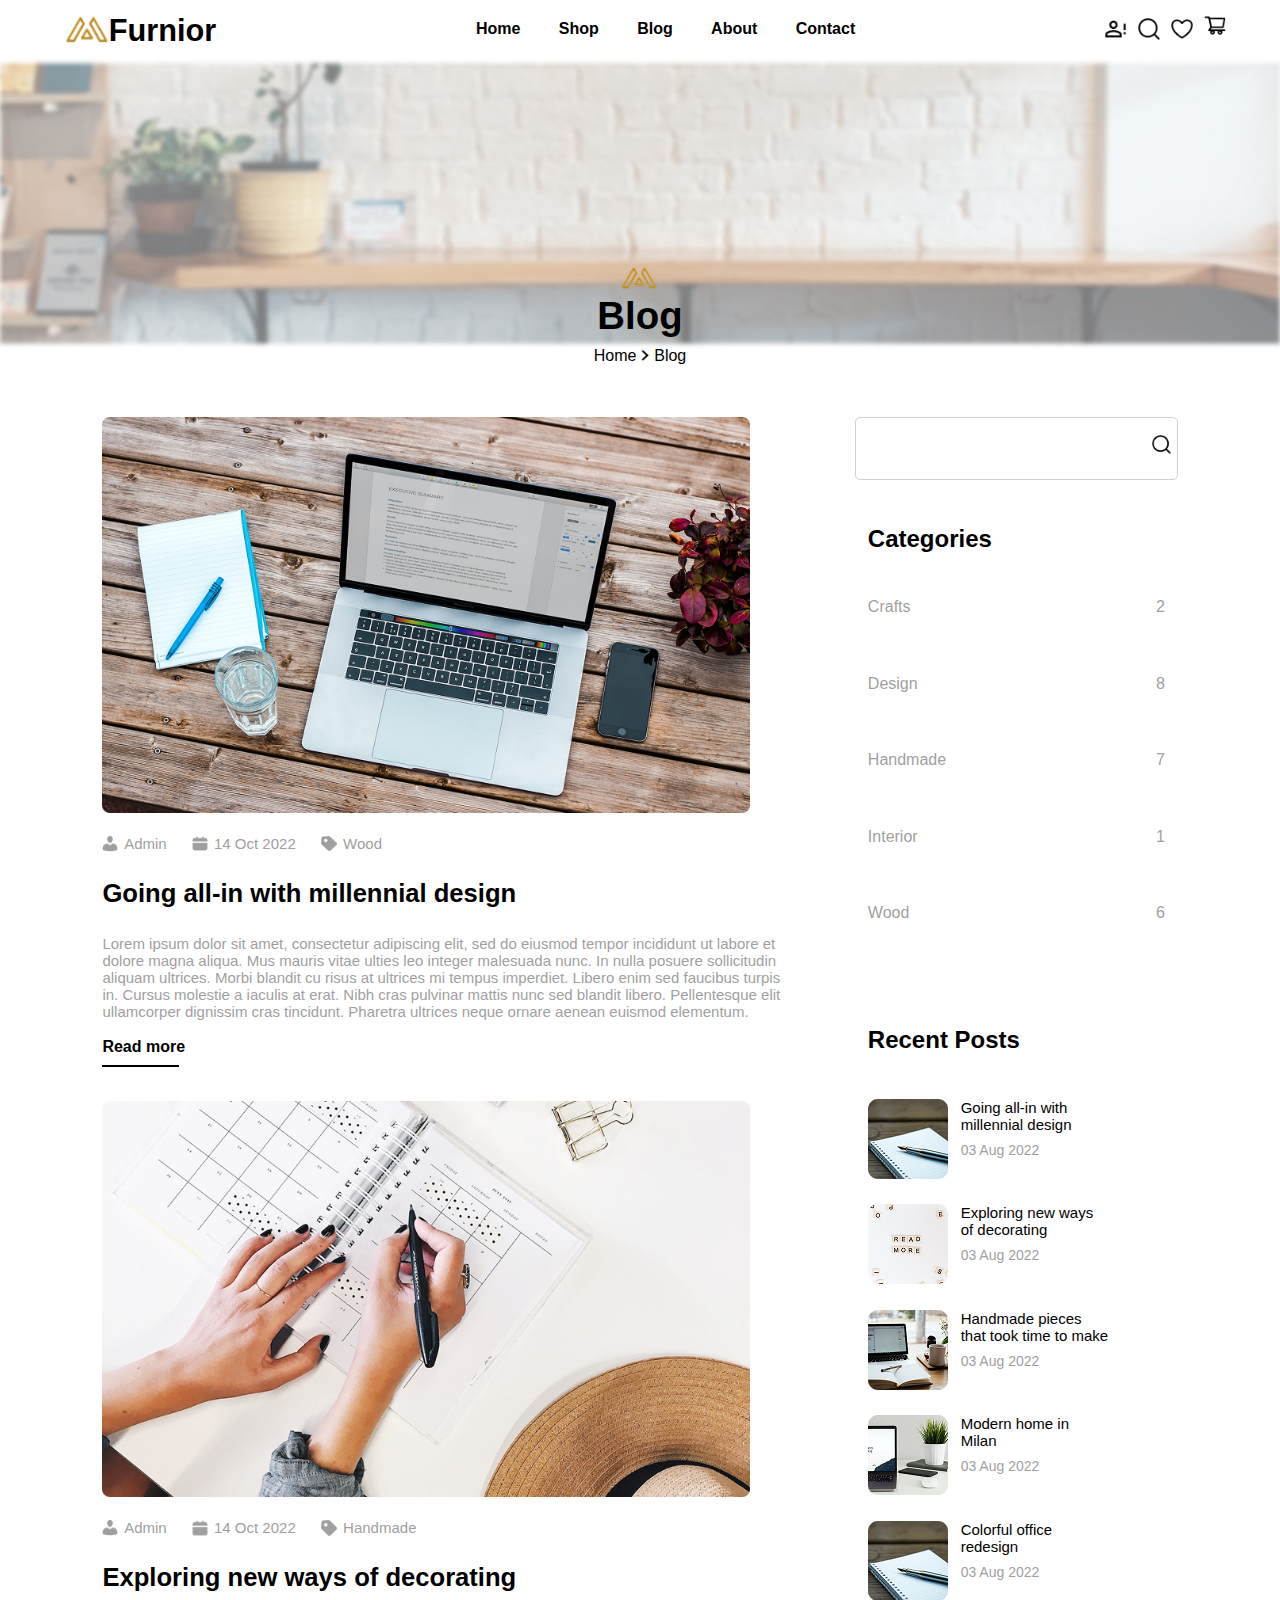
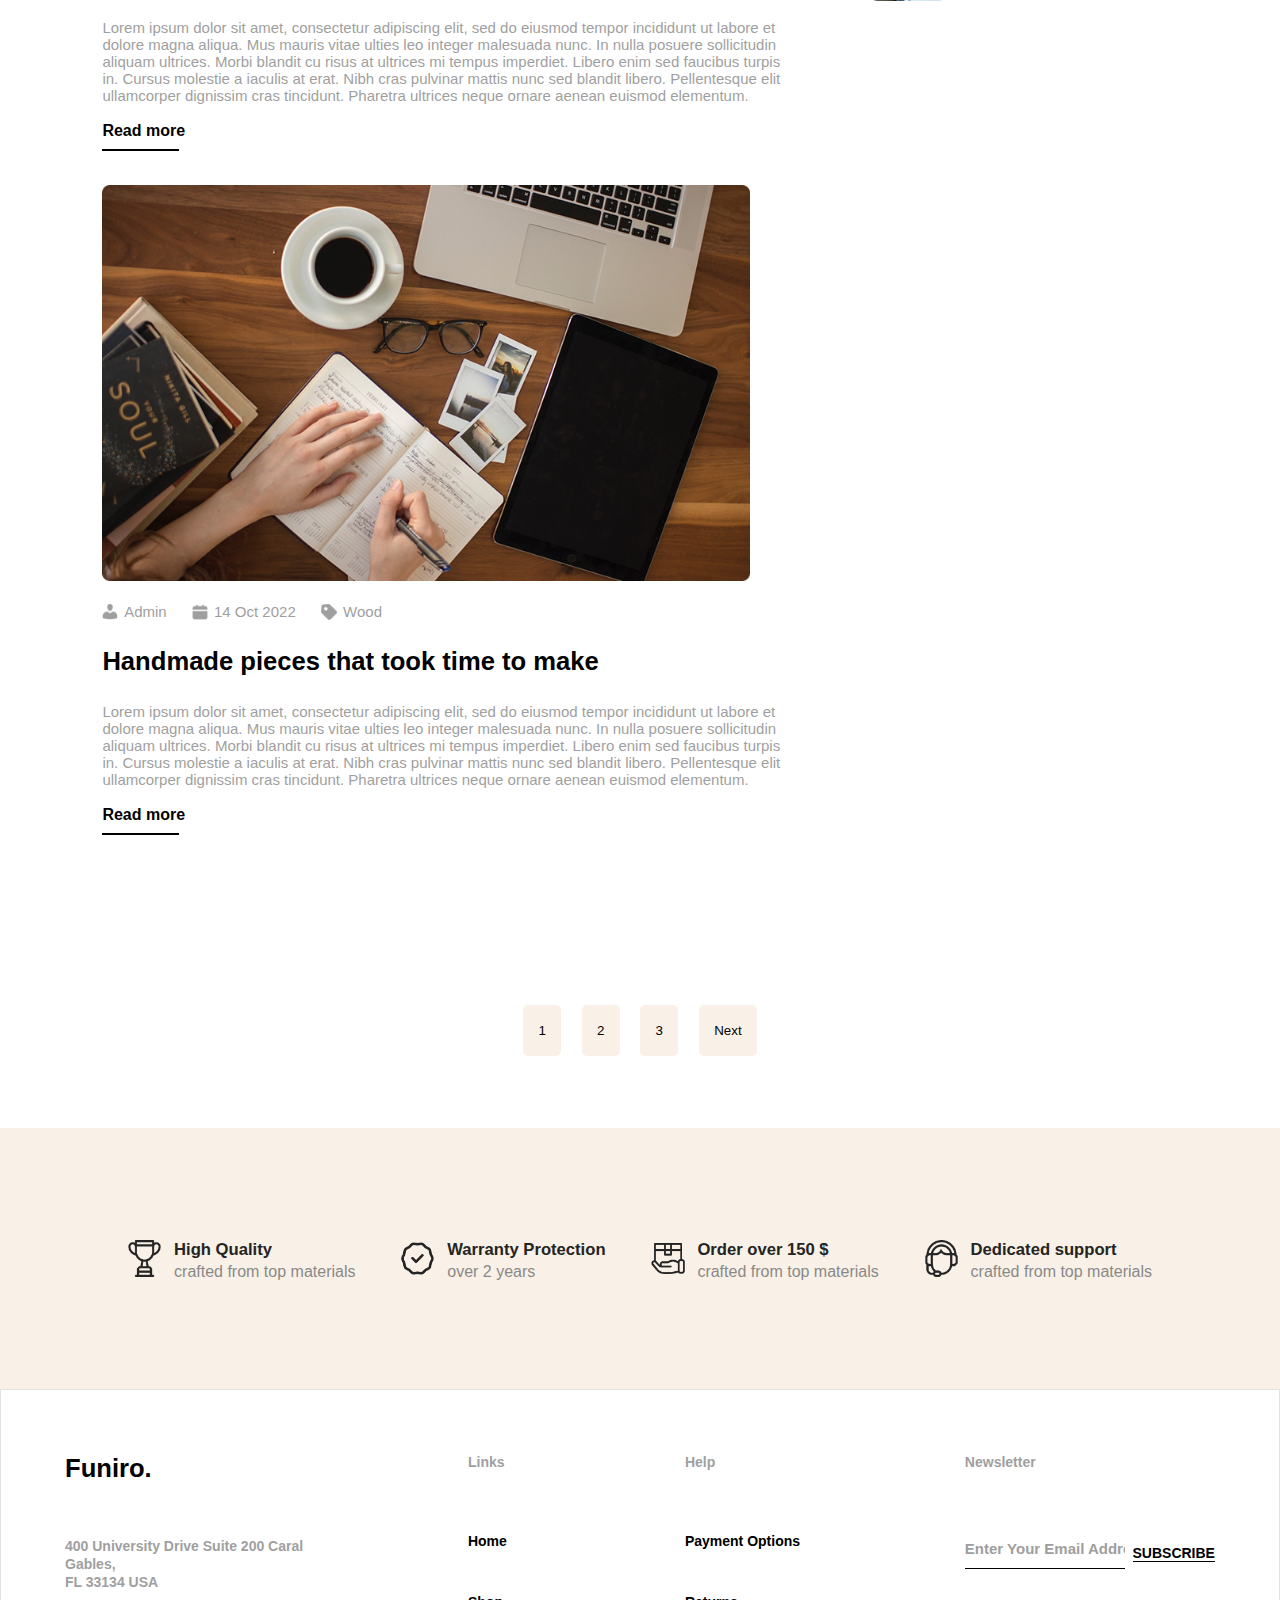
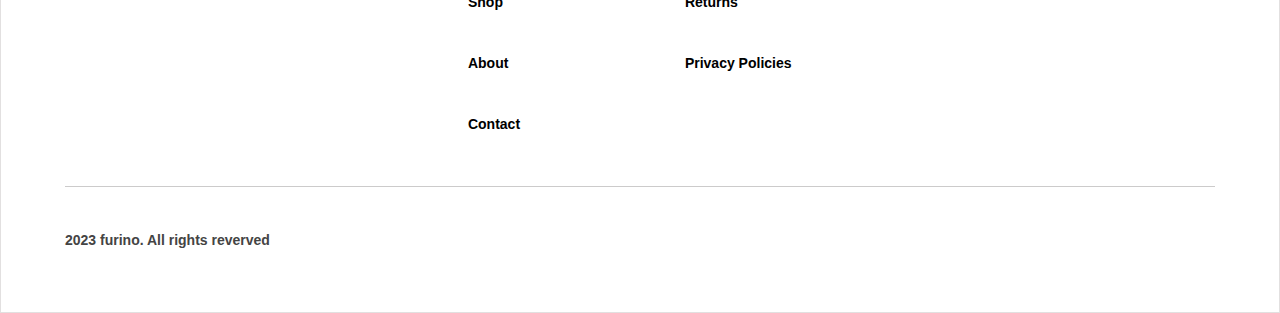
<file: blog.html>
<!DOCTYPE html>
<html lang="en">
  <head>
    <meta charset="UTF-8" />
    <meta name="viewport" content="width=device-width, initial-scale=1.0" />
    <title>interior-landing-blog-page</title>
    <link rel="stylesheet" href="home.css" />
    <link rel="stylesheet" href="shop.css" />
    <link rel="stylesheet" href="blog.css" />
    <link
      rel="stylesheet"
      href="https://cdnjs.cloudflare.com/ajax/libs/font-awesome/6.7.2/css/all.min.css"
      integrity="sha512-Evv84Mr4kqVGRNSgIGL/F/aIDqQb7xQ2vcrdIwxfjThSH8CSR7PBEakCr51Ck+w+/U6swU2Im1vVX0SVk9ABhg=="
      crossorigin="anonymous"
      referrerpolicy="no-referrer"
    />
  </head>
  <body>
    <div class="container">
      <!-- Header Section Starts Here -->
      <header class="header_section">
        <div class="logo">
          <img src="./img/logo.png" />
          <h1>Furnior</h1>
        </div>
        <nav class="nav_section">
          <ul class="nav_list">
            <li><a href="home.html" class="nav_link">Home</a></li>
            <li><a href="shop.html" class="nav_link">Shop</a></li>
            <li><a href="blog.html" class="nav_link">Blog</a></li>
            <li><a href="about.html" class="nav_link">About</a></li>
            <li><a href="contact.html" class="nav_link">Contact</a></li>
          </ul>
        </nav>
        <div class="icon_section">
          <img src="./img/profile.png" />
          <img src="./img/search.png" />
          <img src="./img/love.png" />
          <a href="cart.html"><img src="./img/cart.png" /></a>
          <i class="fa-solid fa-bars"></i>
        </div>
      </header>
      <!-- Header Section Ends Here -->

      <!-- Shop Hero section Starts Here -->
      <div class="shop_hero_section">
        <div class="shop_hero_img">
          <img src="./img/shop_hero_img.png" />
        </div>
        <div class="shop_hero_content">
          <img style="width: 3vw; margin-left: 2vw" src="./img/logo.png" />
          <h1>Blog</h1>
          <p>Home <img src="./img/gaterthen.png" /> Blog</p>
        </div>
      </div>
      <!-- Shop Hero section Ends Here -->

      <!-- Blog Section Starts Here -->
      <div class="blog_section">
        <div class="blog_left_section">
          <div class="blog_left_child_section">
            <img class="blog_img" src="./img/blog_img1.png" />
            <div class="blog_left_parant_div">
              <div class="blog_left_child_div">
                <img src="./img/admin.png" />
                <p>Admin</p>
              </div>
              <div class="blog_left_child_div">
                <img src="./img/calander.png" />
                <p>14 Oct 2022</p>
              </div>
              <div class="blog_left_child_div">
                <img src="./img/wood.png" />
                <p>Wood</p>
              </div>
            </div>
            <h1>Going all-in with millennial design</h1>
            <p>
              Lorem ipsum dolor sit amet, consectetur adipiscing elit, sed do
              eiusmod tempor incididunt ut labore et <br />
              dolore magna aliqua. Mus mauris vitae ulties leo integer malesuada
              nunc. In nulla posuere sollicitudin <br />
              aliquam ultrices. Morbi blandit cu risus at ultrices mi tempus
              imperdiet. Libero enim sed faucibus turpis <br />
              in. Cursus molestie a iaculis at erat. Nibh cras pulvinar mattis
              nunc sed blandit libero. Pellentesque elit <br />
              ullamcorper dignissim cras tincidunt. Pharetra ultrices neque
              ornare aenean euismod elementum.
            </p>
            <p class="expand_para">Read more</p>
          </div>
          <div class="blog_left_child_section">
            <img class="blog_img" src="./img/blog_img2.png" />
            <div class="blog_left_parant_div">
              <div class="blog_left_child_div">
                <img src="./img/admin.png" />
                <p>Admin</p>
              </div>
              <div class="blog_left_child_div">
                <img src="./img/calander.png" />
                <p>14 Oct 2022</p>
              </div>
              <div class="blog_left_child_div">
                <img src="./img/wood.png" />
                <p>Handmade</p>
              </div>
            </div>
            <h1>Exploring new ways of decorating</h1>
            <p>
              Lorem ipsum dolor sit amet, consectetur adipiscing elit, sed do
              eiusmod tempor incididunt ut labore et <br />
              dolore magna aliqua. Mus mauris vitae ulties leo integer malesuada
              nunc. In nulla posuere sollicitudin <br />
              aliquam ultrices. Morbi blandit cu risus at ultrices mi tempus
              imperdiet. Libero enim sed faucibus turpis <br />
              in. Cursus molestie a iaculis at erat. Nibh cras pulvinar mattis
              nunc sed blandit libero. Pellentesque elit <br />
              ullamcorper dignissim cras tincidunt. Pharetra ultrices neque
              ornare aenean euismod elementum.
            </p>
            <p class="expand_para">Read more</p>
          </div>
          <div class="blog_left_child_section">
            <img class="blog_img" src="./img/blog_img3.png" />
            <div class="blog_left_parant_div">
              <div class="blog_left_child_div">
                <img src="./img/admin.png" />
                <p>Admin</p>
              </div>
              <div class="blog_left_child_div">
                <img src="./img/calander.png" />
                <p>14 Oct 2022</p>
              </div>
              <div class="blog_left_child_div">
                <img src="./img/wood.png" />
                <p>Wood</p>
              </div>
            </div>
            <h1>Handmade pieces that took time to make</h1>
            <p>
              Lorem ipsum dolor sit amet, consectetur adipiscing elit, sed do
              eiusmod tempor incididunt ut labore et <br />
              dolore magna aliqua. Mus mauris vitae ulties leo integer malesuada
              nunc. In nulla posuere sollicitudin <br />
              aliquam ultrices. Morbi blandit cu risus at ultrices mi tempus
              imperdiet. Libero enim sed faucibus turpis <br />
              in. Cursus molestie a iaculis at erat. Nibh cras pulvinar mattis
              nunc sed blandit libero. Pellentesque elit <br />
              ullamcorper dignissim cras tincidunt. Pharetra ultrices neque
              ornare aenean euismod elementum.
            </p>
            <p class="expand_para">Read more</p>
          </div>
        </div>

        <div class="blog_right_section">
          <div class="blog_search_div">
            <input type="text" />
            <img src="./img/search.png" />
          </div>
          <h2>Categories</h2>
          <div class="categories_div">
            <div>
              <p>Crafts</p>
              <p>2</p>
            </div>
            <div>
              <p>Design</p>
              <p>8</p>
            </div>
            <div>
              <p>Handmade</p>
              <p>7</p>
            </div>
            <div>
              <p>Interior</p>
              <p>1</p>
            </div>
            <div>
              <p>Wood</p>
              <p>6</p>
            </div>
          </div>

          <h2>Recent Posts</h2>
          <div class="post_section">
            <div class="post_clild_div">
              <img src="./img/blog_sub_img1.png" />
              <div>
                <p>
                  Going all-in with <br />
                  millennial design
                </p>
                <p>03 Aug 2022</p>
              </div>
            </div>
            <div class="post_clild_div">
              <img src="./img/blog_sub_img2.png" />
              <div>
                <p>
                  Exploring new ways <br />
                  of decorating
                </p>
                <p>03 Aug 2022</p>
              </div>
            </div>
            <div class="post_clild_div">
              <img src="./img/blog_sub_img3.png" />
              <div>
                <p>
                  Handmade pieces <br />
                  that took time to make
                </p>
                <p>03 Aug 2022</p>
              </div>
            </div>
            <div class="post_clild_div">
              <img src="./img/blog_sub_img4.png" />
              <div>
                <p>
                  Modern home in <br />
                  Milan
                </p>
                <p>03 Aug 2022</p>
              </div>
            </div>
            <div class="post_clild_div">
              <img src="./img/blog_sub_img1.png" />
              <div>
                <p>
                  Colorful office <br />
                  redesign
                </p>
                <p>03 Aug 2022</p>
              </div>
            </div>
          </div>
        </div>
      </div>
      <!-- Blog Section Ends Here -->

      <!-- Product Section Starts Here -->
      <div class="product_section">
        <div class="product_button_section">
          <button>1</button>
          <button>2</button>
          <button>3</button>
          <button>Next</button>
        </div>
      </div>
      <!-- Product Section Ends Here -->

      <!-- Shop Quality Section Starts Hero -->
      <div class="shop_quality_section">
        <div class="shop_quality_content">
          <img src="./img/quality.png" />
          <div>
            <h3>High Quality</h3>
            <p>crafted from top materials</p>
          </div>
        </div>
        <div class="shop_quality_content">
          <img src="./img/waranty.png" />
          <div>
            <h3>Warranty Protection</h3>
            <p>over 2 years</p>
          </div>
        </div>
        <div class="shop_quality_content">
          <img src="./img/shipping.png" />
          <div>
            <h3>Order over 150 $</h3>
            <p>crafted from top materials</p>
          </div>
        </div>
        <div class="shop_quality_content">
          <img src="./img/support.png" />
          <div>
            <h3>Dedicated support</h3>
            <p>crafted from top materials</p>
          </div>
        </div>
      </div>
      <!-- Shop Quality Section Ends Hero -->

      <!-- Footer Section Starts Here -->
      <footer class="footer_section">
        <div class="footer_top_section">
          <div class="footer_four_section">
            <h2>Funiro.</h2>
            <p>
              400 University Drive Suite 200 Caral <br />
              Gables, <br />
              FL 33134 USA
            </p>
          </div>
          <div class="footer_four_section">
            <p>Links</p>
            <p>Home</p>
            <p>Shop</p>
            <p>About</p>
            <p>Contact</p>
          </div>
          <div class="footer_four_section">
            <p>Help</p>
            <p>Payment Options</p>
            <p>Returns</p>
            <p>Privacy Policies</p>
          </div>
          <div class="footer_four_section">
            <p>Newsletter</p>
            <div>
              <input
                type="email"
                placeholder="Enter Your Email Address"
              /><br />
              <span class="subscribe_btn">Subscribe</span>
            </div>
          </div>
        </div>

        <div class="footer_bottom_section">
          <p>2023 furino. All rights reverved</p>
        </div>
      </footer>
      <!-- Footer Section Ends Here -->
    </div>
  </body>
</html>
</file>
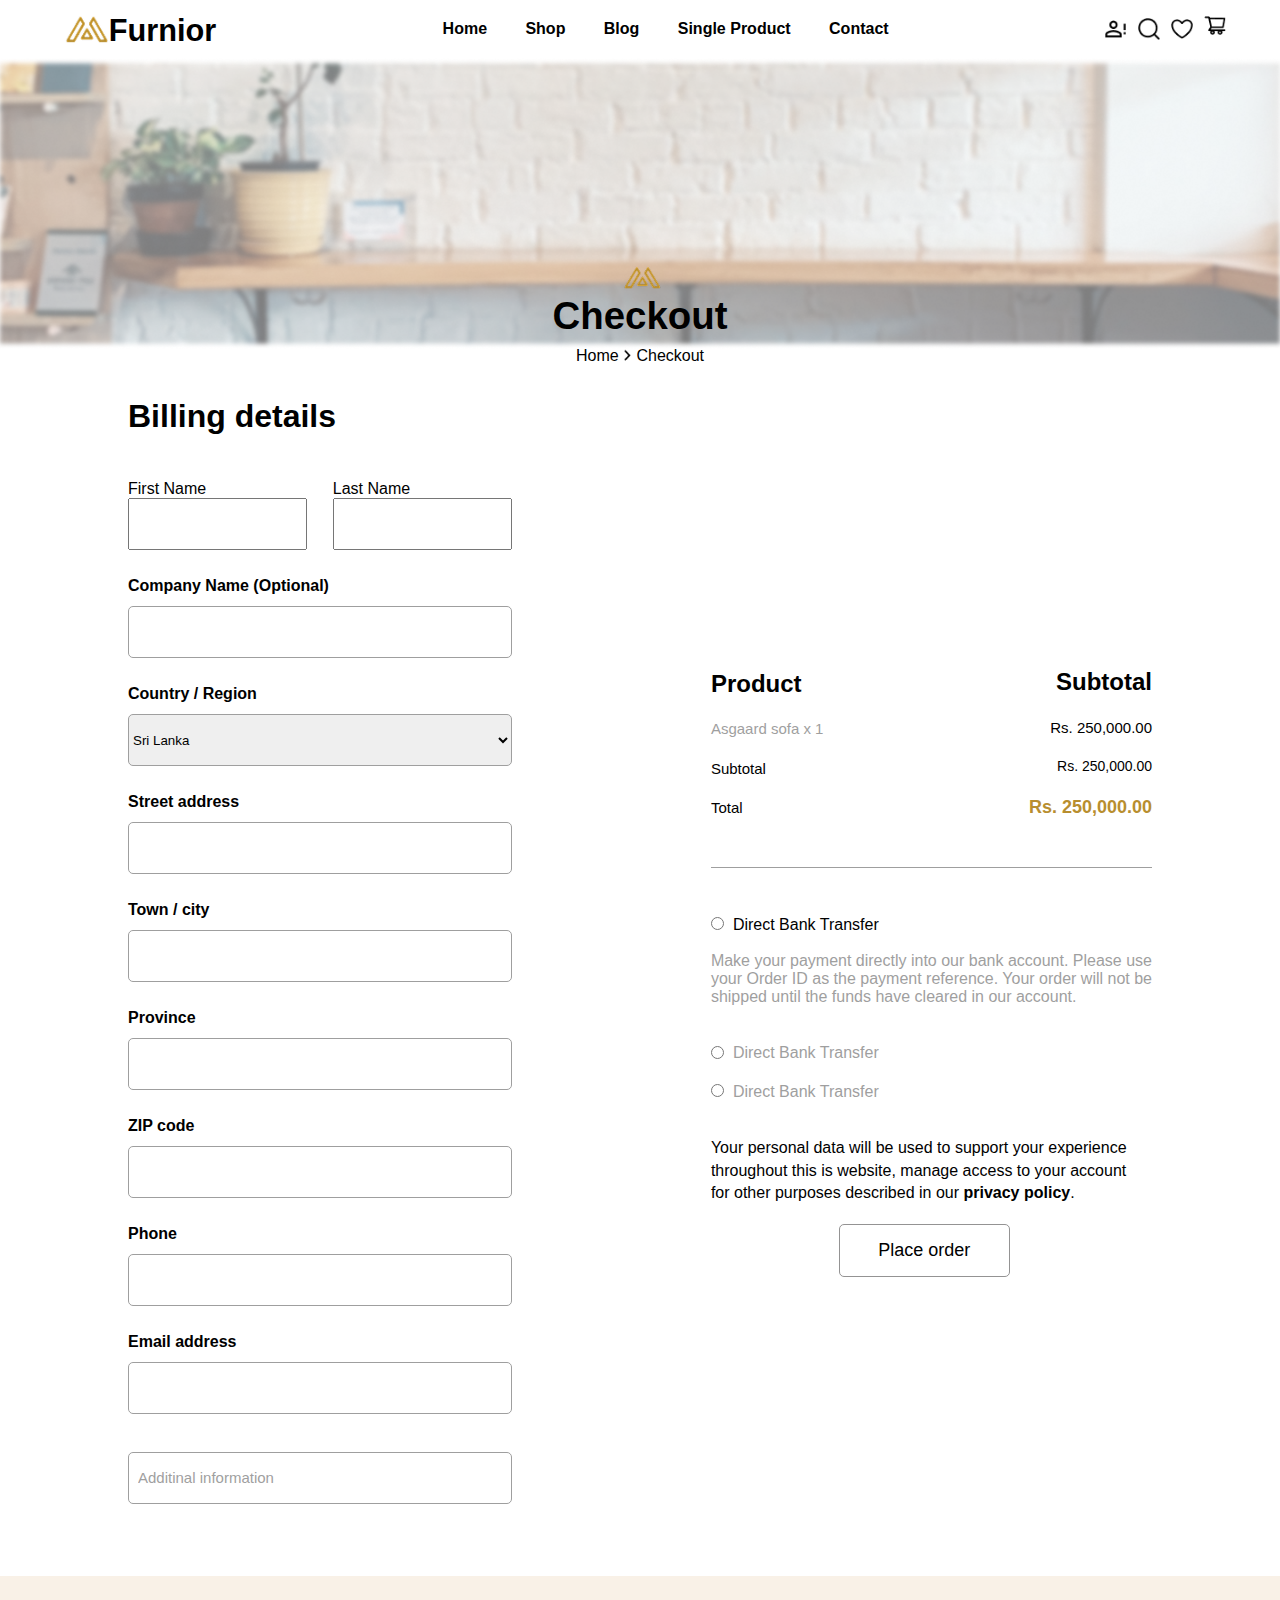
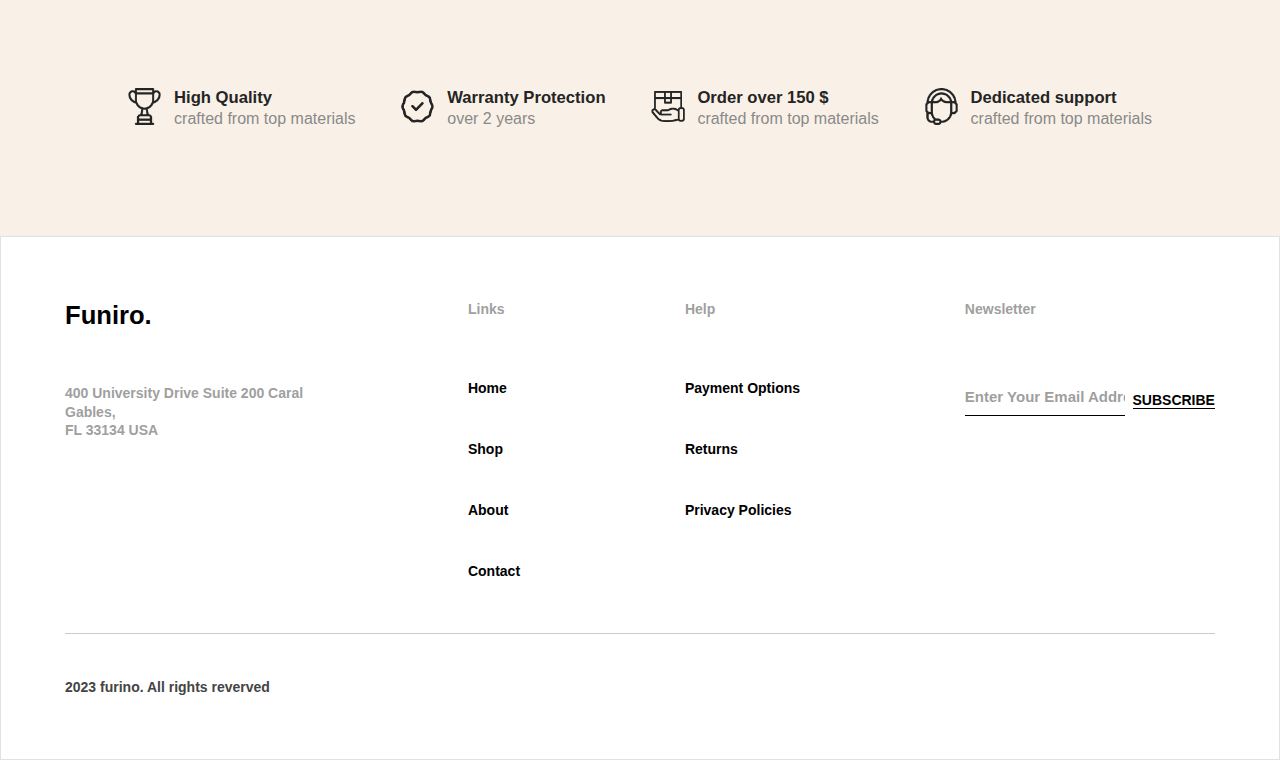
<file: checkout.html>
<!DOCTYPE html>
<html lang="en">
  <head>
    <meta charset="UTF-8" />
    <meta name="viewport" content="width=device-width, initial-scale=1.0" />
    <title>interior-landing-contact-page</title>
    <link rel="stylesheet" href="home.css" />
    <link rel="stylesheet" href="shop.css" />
    <link rel="stylesheet" href="checkout.css" />

    <link
      rel="stylesheet"
      href="https://cdnjs.cloudflare.com/ajax/libs/font-awesome/6.7.2/css/all.min.css"
      integrity="sha512-Evv84Mr4kqVGRNSgIGL/F/aIDqQb7xQ2vcrdIwxfjThSH8CSR7PBEakCr51Ck+w+/U6swU2Im1vVX0SVk9ABhg=="
      crossorigin="anonymous"
      referrerpolicy="no-referrer"
    />
  </head>
  <body>
    <div class="container">
      <!-- Header Section Starts Here -->
      <header class="header_section">
        <div class="logo">
          <img src="./img/logo.png" />
          <h1>Furnior</h1>
        </div>
        <nav class="nav_section">
          <ul class="nav_list">
            <li><a href="home.html" class="nav_link">Home</a></li>
            <li><a href="shop.html" class="nav_link">Shop</a></li>
            <li><a href="blog.html" class="nav_link">Blog</a></li>
            <li><a href="singleProduct.html" class="nav_link">Single Product</a></li>
            <li><a href="contact.html" class="nav_link">Contact</a></li>
          </ul>
        </nav>
        <div class="icon_section">
          <img src="./img/profile.png" />
          <img src="./img/search.png" />
          <img src="./img/love.png" />
          <a href="cart.html"><img src="./img/cart.png" /></a>
          <i class="fa-solid fa-bars"></i>
        </div>
      </header>
      <!-- Header Section Ends Here -->

      <!-- Shop Hero section Starts Here -->
      <div class="shop_hero_section">
        <div class="shop_hero_img">
          <img src="./img/shop_hero_img.png" />
        </div>
        <div class="shop_hero_content">
          <img style="width: 3vw; margin-left: 5.5vw" src="./img/logo.png" />
          <h1>Checkout</h1>
          <p>Home <img src="./img/gaterthen.png" /> Checkout</p>
        </div>
      </div>
      <!-- Shop Hero section Ends Here -->

      <!-- Chectout Section Starts Here -->
      <div class="checkout_section">
        <div class="checkout_left_section">
          <h1>Billing details</h1>
          <form>
            <div class="name_input_section">
              <div>
                <label>First Name</label>
                <input type="text" />
              </div>
              <div>
                <label>Last Name</label>
                <input type="text" />
              </div>
            </div>
            <div class="input_section">
              <label>Company Name (Optional)</label>
              <input type="text" />
            </div>
            <div class="input_section">
              <label>Country / Region</label>
              <select>
                <option value="Sri Lanka">Sri Lanka</option>
                <option value="Bangladesh">Bangladesh</option>
                <option value="Pakistan">Pakistan</option>
              </select>
            </div>
            <div class="input_section">
              <label>Street address</label>
              <input type="text" />
            </div>
            <div class="input_section">
              <label>Town / city</label>
              <input type="text" />
            </div>
            <div class="input_section">
              <label>Province</label>
              <input type="text" />
            </div>
            <div class="input_section">
              <label>ZIP code</label>
              <input type="text" />
            </div>
            <div class="input_section">
              <label>Phone</label>
              <input type="text" />
            </div>
            <div class="input_section">
              <label>Email address</label>
              <input type="email" />
            </div>
            <div class="input_section">
              <input type="text" placeholder="Additinal information" />
            </div>
          </form>
        </div>

        <div class="checkout_right_section">
          <div class="checkout_right_top_section">
            <div class="checkout_top_left">
              <h2>Product</h2>
              <p>Asgaard sofa x 1</p>
              <p>Subtotal</p>
              <p>Total</p>
            </div>
            <div class="checkout_top_right">
              <h2>Subtotal</h2>
              <p>Rs. 250,000.00</p>
              <p>Rs. 250,000.00</p>
              <p>Rs. 250,000.00</p>
            </div>
          </div>
          <div class="checkout_right_bottom_section">
            <div class="bank_transfer">
              <input type="radio" />
              <p>Direct Bank Transfer</p>
            </div>
            <p>
              Make your payment directly into our bank account. Please use
              <br />
              your Order ID as the payment reference. Your order will not be
              <br />
              shipped until the funds have cleared in our account.
            </p>
            <div class="bank_transfer">
              <input type="radio" />
              <p>Direct Bank Transfer</p>
            </div>
            <div class="bank_transfer">
              <input type="radio" />
              <p>Direct Bank Transfer</p>
            </div>
            <p>
              Your personal data will be used to support your experience <br />
              throughout this is website, manage access to your account
              <br />
              for other purposes described in our
              <strong>privacy policy</strong>.
            </p>
            <a href="confirmOrder.html">Place order</a>
          </div>
        </div>
      </div>
      <!-- Chectout Section Ends Here -->

      <!-- Shop Quality Section Starts Hero -->
      <div class="shop_quality_section">
        <div class="shop_quality_content">
          <img src="./img/quality.png" />
          <div>
            <h3>High Quality</h3>
            <p>crafted from top materials</p>
          </div>
        </div>
        <div class="shop_quality_content">
          <img src="./img/waranty.png" />
          <div>
            <h3>Warranty Protection</h3>
            <p>over 2 years</p>
          </div>
        </div>
        <div class="shop_quality_content">
          <img src="./img/shipping.png" />
          <div>
            <h3>Order over 150 $</h3>
            <p>crafted from top materials</p>
          </div>
        </div>
        <div class="shop_quality_content">
          <img src="./img/support.png" />
          <div>
            <h3>Dedicated support</h3>
            <p>crafted from top materials</p>
          </div>
        </div>
      </div>
      <!-- Shop Quality Section Ends Hero -->

      <!-- Footer Section Starts Here -->
      <footer class="footer_section">
        <div class="footer_top_section">
          <div class="footer_four_section">
            <h2>Funiro.</h2>
            <p>
              400 University Drive Suite 200 Caral <br />
              Gables, <br />
              FL 33134 USA
            </p>
          </div>
          <div class="footer_four_section">
            <p>Links</p>
            <p>Home</p>
            <p>Shop</p>
            <p>About</p>
            <p>Contact</p>
          </div>
          <div class="footer_four_section">
            <p>Help</p>
            <p>Payment Options</p>
            <p>Returns</p>
            <p>Privacy Policies</p>
          </div>
          <div class="footer_four_section">
            <p>Newsletter</p>
            <div>
              <input
                type="email"
                placeholder="Enter Your Email Address"
              /><br />
              <span class="subscribe_btn">Subscribe</span>
            </div>
          </div>
        </div>

        <div class="footer_bottom_section">
          <p>2023 furino. All rights reverved</p>
        </div>
      </footer>
      <!-- Footer Section Ends Here -->
    </div>
  </body>
</html>
</file>
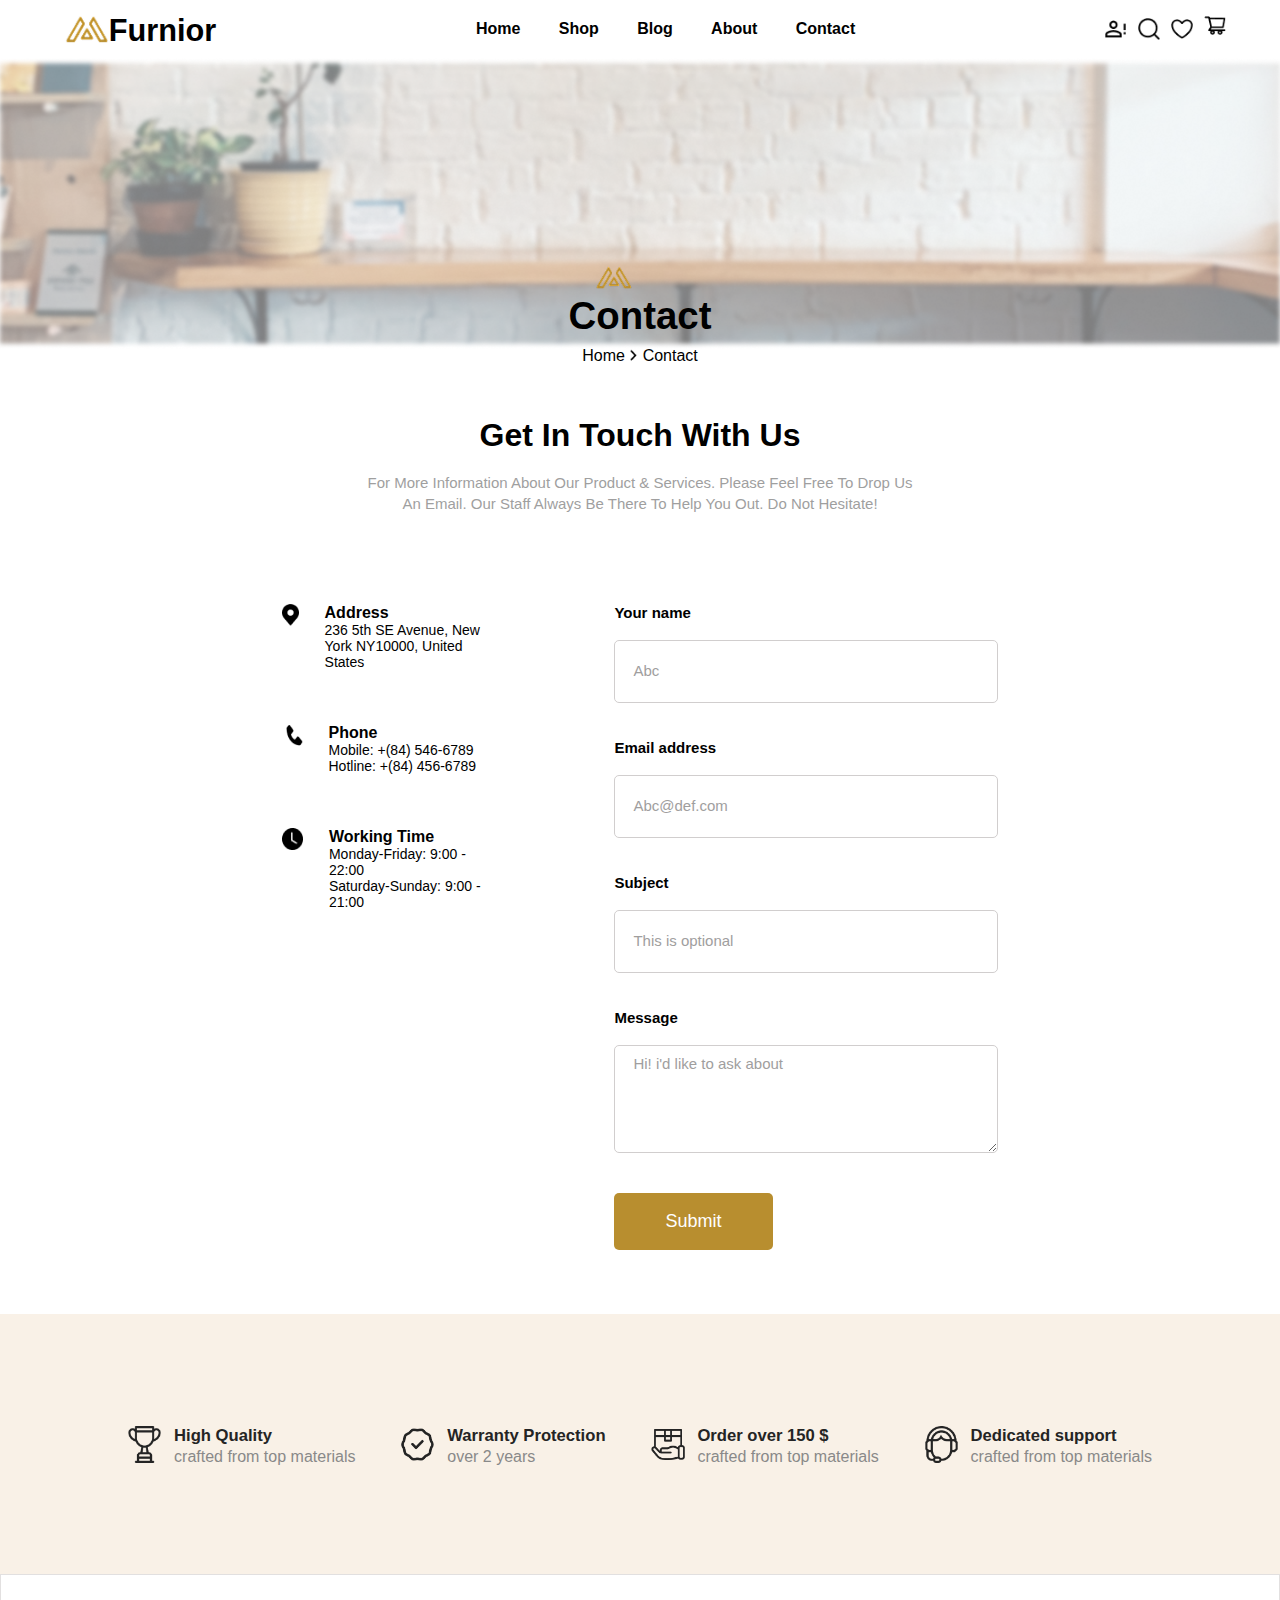
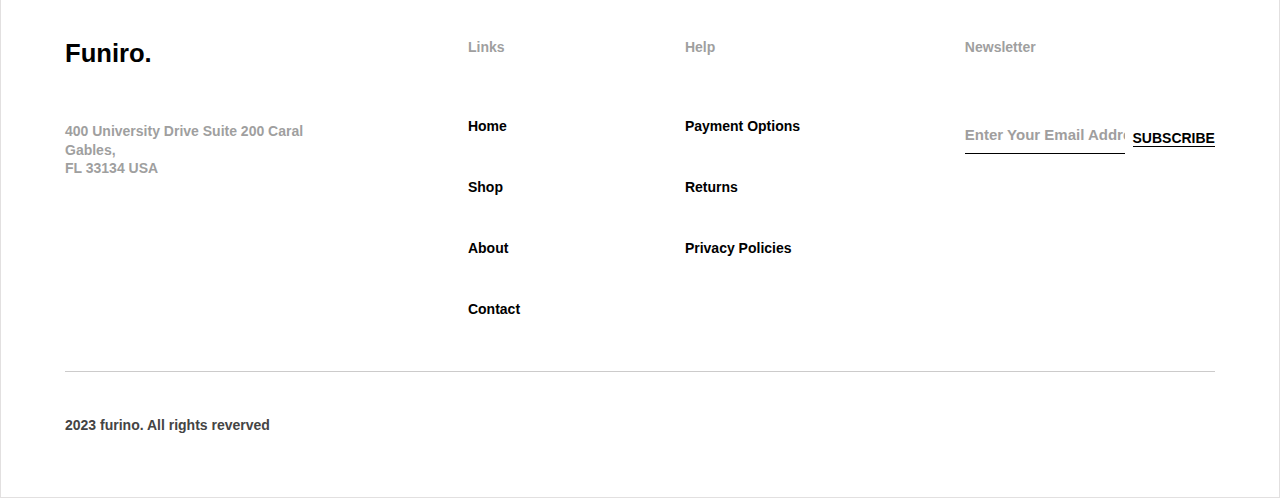
<file: contact.html>
<!DOCTYPE html>
<html lang="en">
  <head>
    <meta charset="UTF-8" />
    <meta name="viewport" content="width=device-width, initial-scale=1.0" />
    <title>interior-landing-contact-page</title>
    <link rel="stylesheet" href="home.css" />
    <link rel="stylesheet" href="shop.css" />
    <link rel="stylesheet" href="contact.css">
    <link
      rel="stylesheet"
      href="https://cdnjs.cloudflare.com/ajax/libs/font-awesome/6.7.2/css/all.min.css"
      integrity="sha512-Evv84Mr4kqVGRNSgIGL/F/aIDqQb7xQ2vcrdIwxfjThSH8CSR7PBEakCr51Ck+w+/U6swU2Im1vVX0SVk9ABhg=="
      crossorigin="anonymous"
      referrerpolicy="no-referrer"
    />
  </head>
  <body>
    <div class="container">
      <!-- Header Section Starts Here -->
      <header class="header_section">
        <div class="logo">
          <img src="./img/logo.png" />
          <h1>Furnior</h1>
        </div>
        <nav class="nav_section">
          <ul class="nav_list">
            <li><a href="home.html" class="nav_link">Home</a></li>
            <li><a href="shop.html" class="nav_link">Shop</a></li>
            <li><a href="blog.html" class="nav_link">Blog</a></li>
            <li><a href="about.html" class="nav_link">About</a></li>
            <li><a href="contact.html" class="nav_link">Contact</a></li>
          </ul>
        </nav>
        <div class="icon_section">
          <img src="./img/profile.png" />
          <img src="./img/search.png" />
          <img src="./img/love.png" />
          <a href="cart.html"><img src="./img/cart.png" /></a>
          <i class="fa-solid fa-bars"></i>
        </div>
      </header>
      <!-- Header Section Ends Here -->

      <!-- Shop Hero section Starts Here -->
      <div class="shop_hero_section">
        <div class="shop_hero_img">
          <img src="./img/shop_hero_img.png" />
        </div>
        <div class="shop_hero_content">
          <img style="width: 3vw; margin-left: 2vw" src="./img/logo.png" />
          <h1>Contact</h1>
          <p>Home <img src="./img/gaterthen.png" /> Contact</p>
        </div>
      </div>
      <!-- Shop Hero section Ends Here -->

      <!-- Contact Section Starts Here -->
      <div class="contact_section">
        <div class="contact_top_section">
          <h1>Get In Touch With Us</h1>
          <p>
            For More Information About Our Product & Services. Please Feel Free
            To Drop Us <br />
            An Email. Our Staff Always Be There To Help You Out. Do Not
            Hesitate!
          </p>
        </div>
        <div class="contact_bottom_section">
          <div class="contact_location_section">
            <div class="contact_child_div">
              <img src="./img/location.png" />
              <div>
                <h4>Address</h4>
                <p>
                  236 5th SE Avenue, New <br />
                  York NY10000, United <br />
                  States
                </p>
              </div>
            </div>
            <div class="contact_child_div">
              <img src="./img/call.png" />
              <div>
                <h4>Phone</h4>
                <p>
                  Mobile: +(84) 546-6789 <br />
                  Hotline: +(84) 456-6789
                </p>
              </div>
            </div>
            <div class="contact_child_div">
              <img src="./img/watch.png" />
              <div>
                <h4>Working Time</h4>
                <p>
                  Monday-Friday: 9:00 - <br />
                  22:00 <br />
                  Saturday-Sunday: 9:00 - <br />
                  21:00
                </p>
              </div>
            </div>
          </div>
          <div class="contact_input_section">
            <div>
              <label>Your name</label><br>
              <input type="text" placeholder="Abc">
            </div>
            <div>
              <label>Email address</label><br>
              <input type="email" placeholder="Abc@def.com">
            </div>
            <div>
              <label>Subject</label><br>
              <input type="text" placeholder="This is optional">
            </div>
            <div>
              <label>Message</label><br>
              <textarea placeholder="Hi! i'd like to ask about"></textarea>
            </div>
            <button>Submit</button>
          </div>
        </div>
      </div>
      <!-- Contact Section Ends Here -->

      <!-- Shop Quality Section Starts Hero -->
      <div class="shop_quality_section">
        <div class="shop_quality_content">
          <img src="./img/quality.png" />
          <div>
            <h3>High Quality</h3>
            <p>crafted from top materials</p>
          </div>
        </div>
        <div class="shop_quality_content">
          <img src="./img/waranty.png" />
          <div>
            <h3>Warranty Protection</h3>
            <p>over 2 years</p>
          </div>
        </div>
        <div class="shop_quality_content">
          <img src="./img/shipping.png" />
          <div>
            <h3>Order over 150 $</h3>
            <p>crafted from top materials</p>
          </div>
        </div>
        <div class="shop_quality_content">
          <img src="./img/support.png" />
          <div>
            <h3>Dedicated support</h3>
            <p>crafted from top materials</p>
          </div>
        </div>
      </div>
      <!-- Shop Quality Section Ends Hero -->

      <!-- Footer Section Starts Here -->
      <footer class="footer_section">
        <div class="footer_top_section">
          <div class="footer_four_section">
            <h2>Funiro.</h2>
            <p>
              400 University Drive Suite 200 Caral <br />
              Gables, <br />
              FL 33134 USA
            </p>
          </div>
          <div class="footer_four_section">
            <p>Links</p>
            <p>Home</p>
            <p>Shop</p>
            <p>About</p>
            <p>Contact</p>
          </div>
          <div class="footer_four_section">
            <p>Help</p>
            <p>Payment Options</p>
            <p>Returns</p>
            <p>Privacy Policies</p>
          </div>
          <div class="footer_four_section">
            <p>Newsletter</p>
            <div>
              <input
                type="email"
                placeholder="Enter Your Email Address"
              /><br />
              <span class="subscribe_btn">Subscribe</span>
            </div>
          </div>
        </div>

        <div class="footer_bottom_section">
          <p>2023 furino. All rights reverved</p>
        </div>
      </footer>
      <!-- Footer Section Ends Here -->
    </div>
  </body>
</html>
</file>
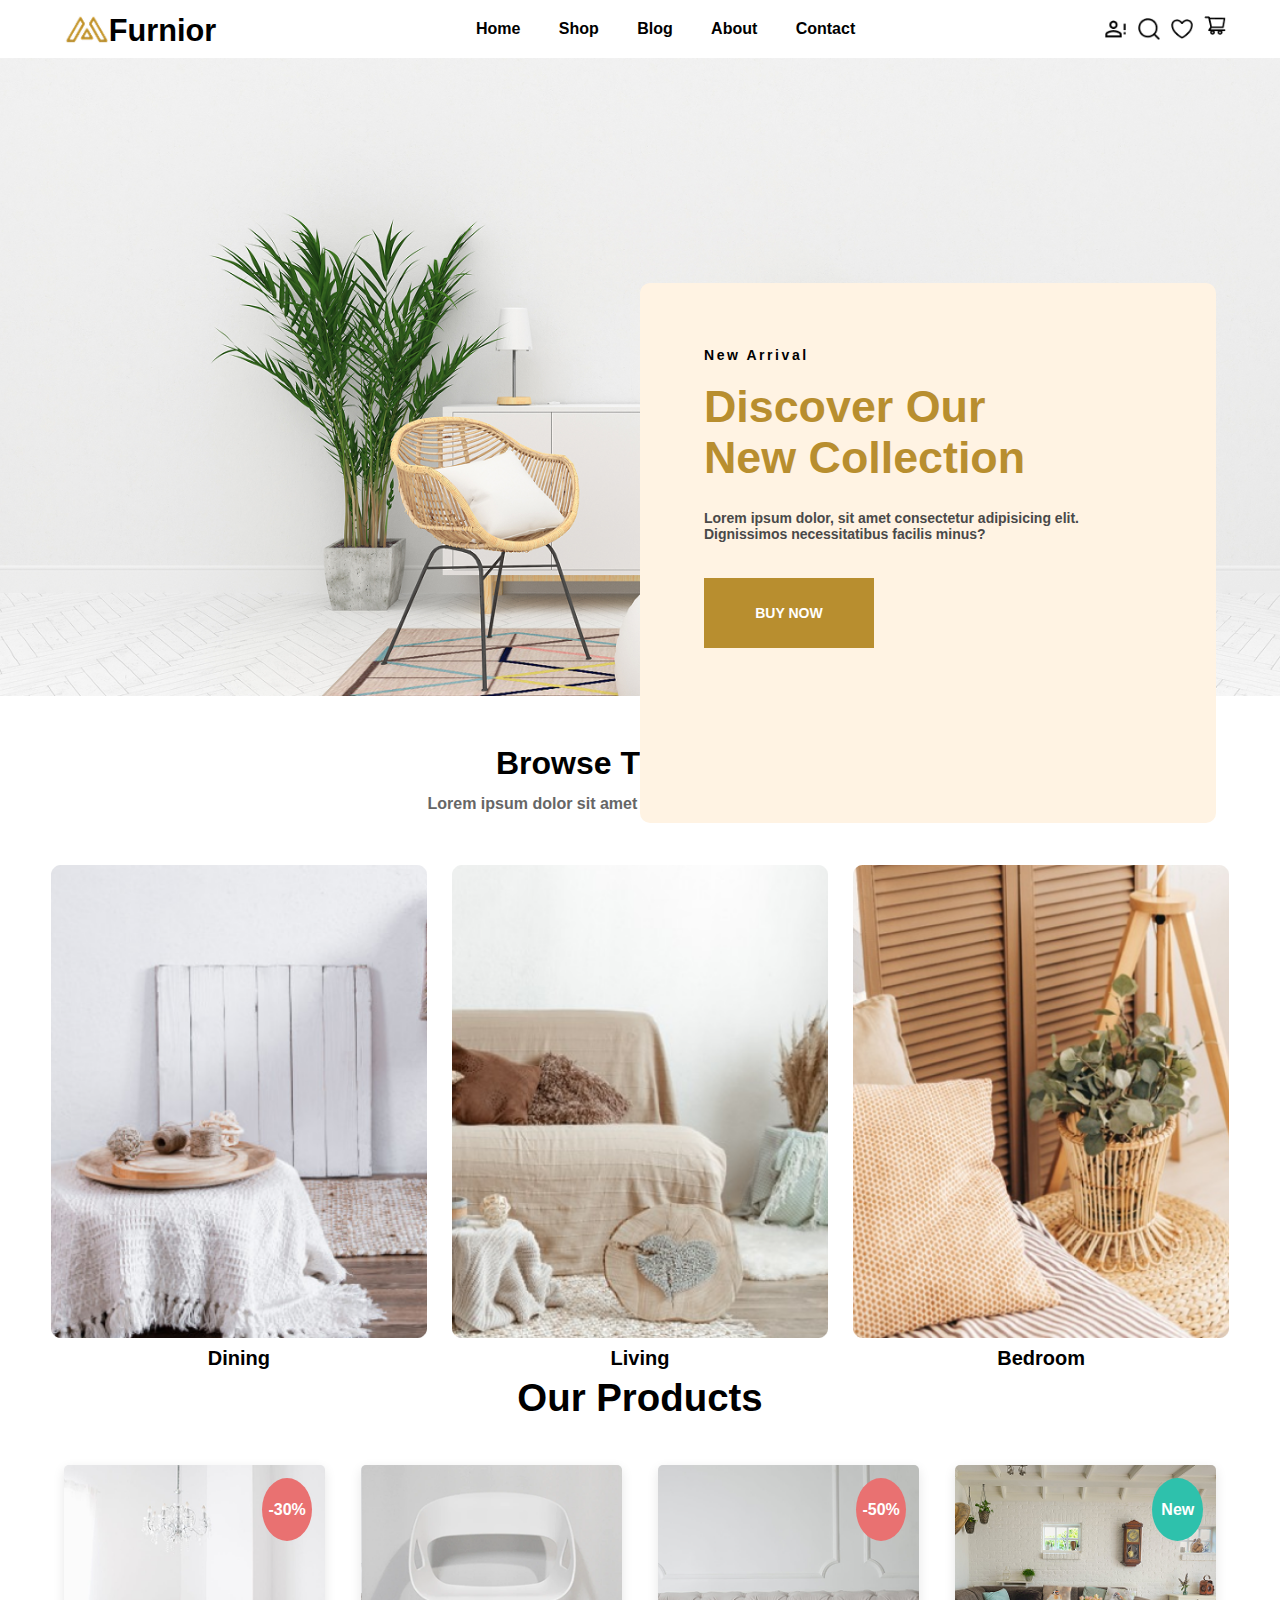
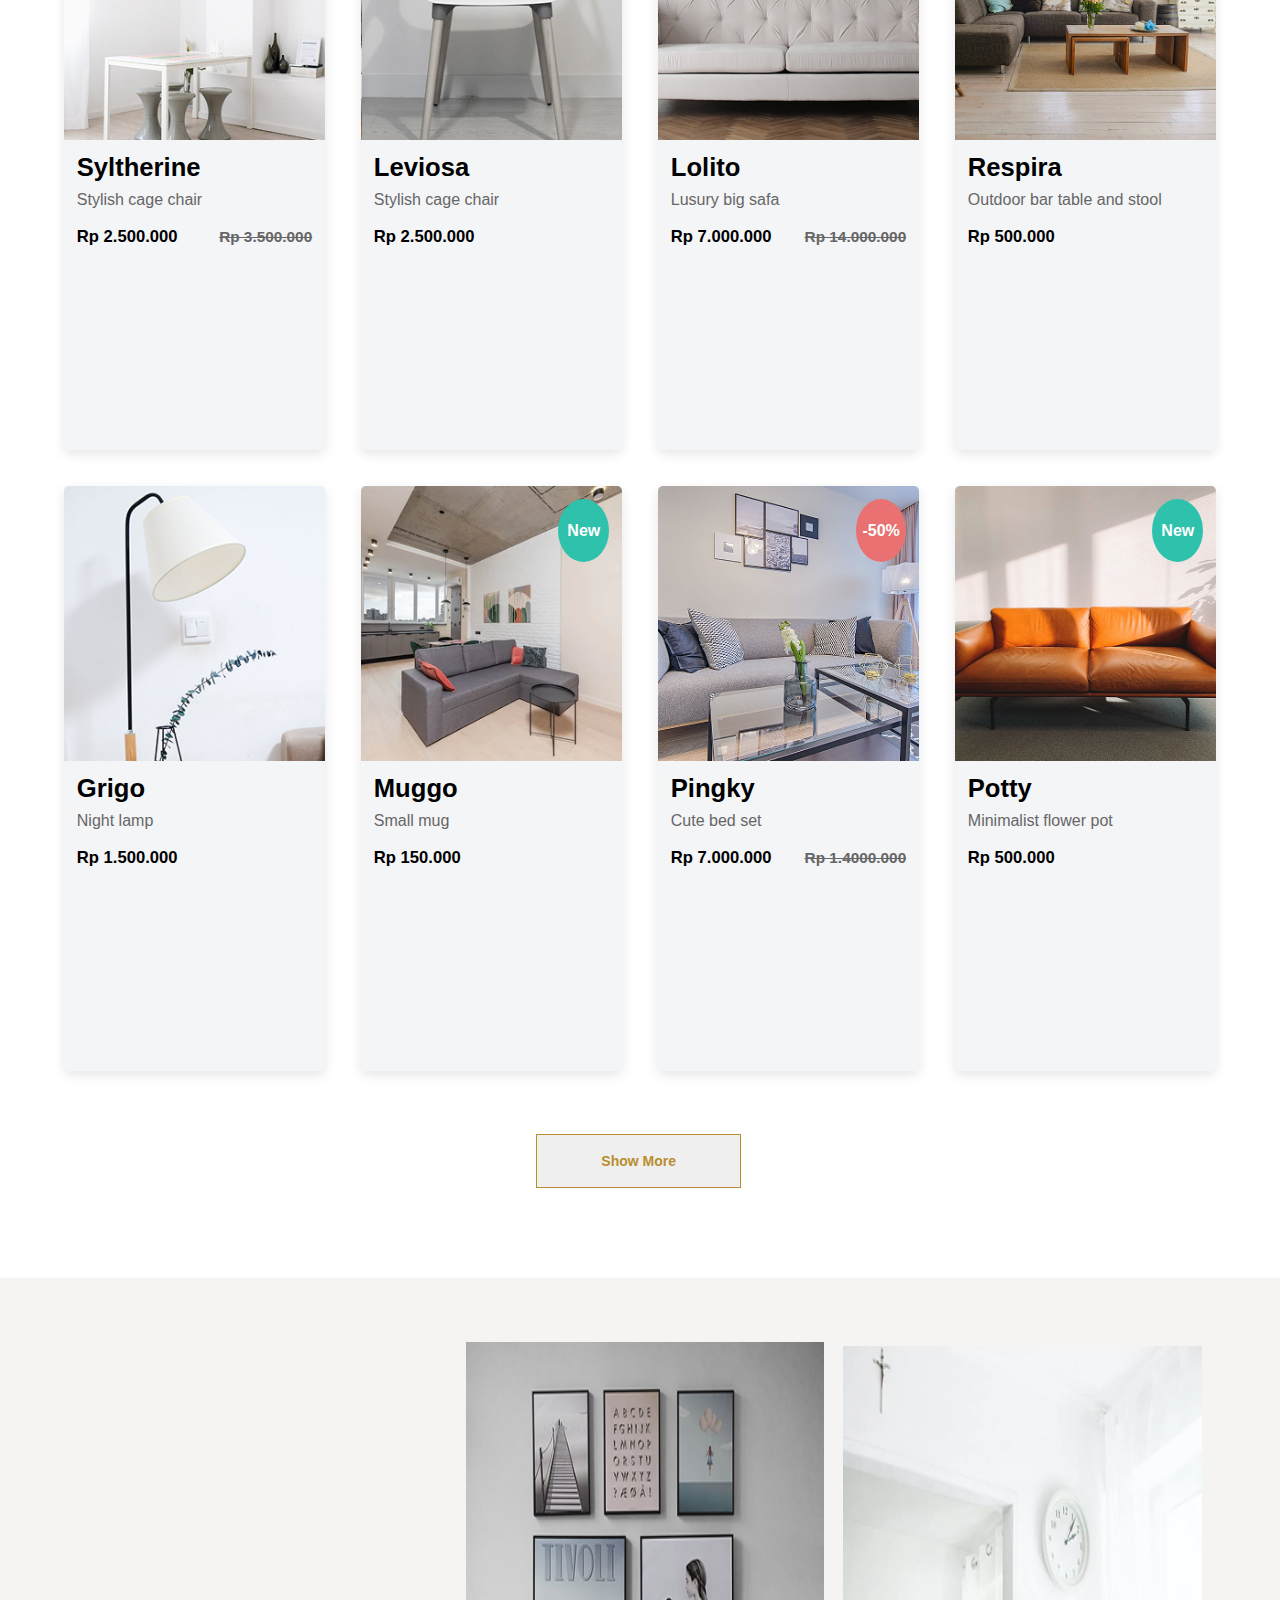
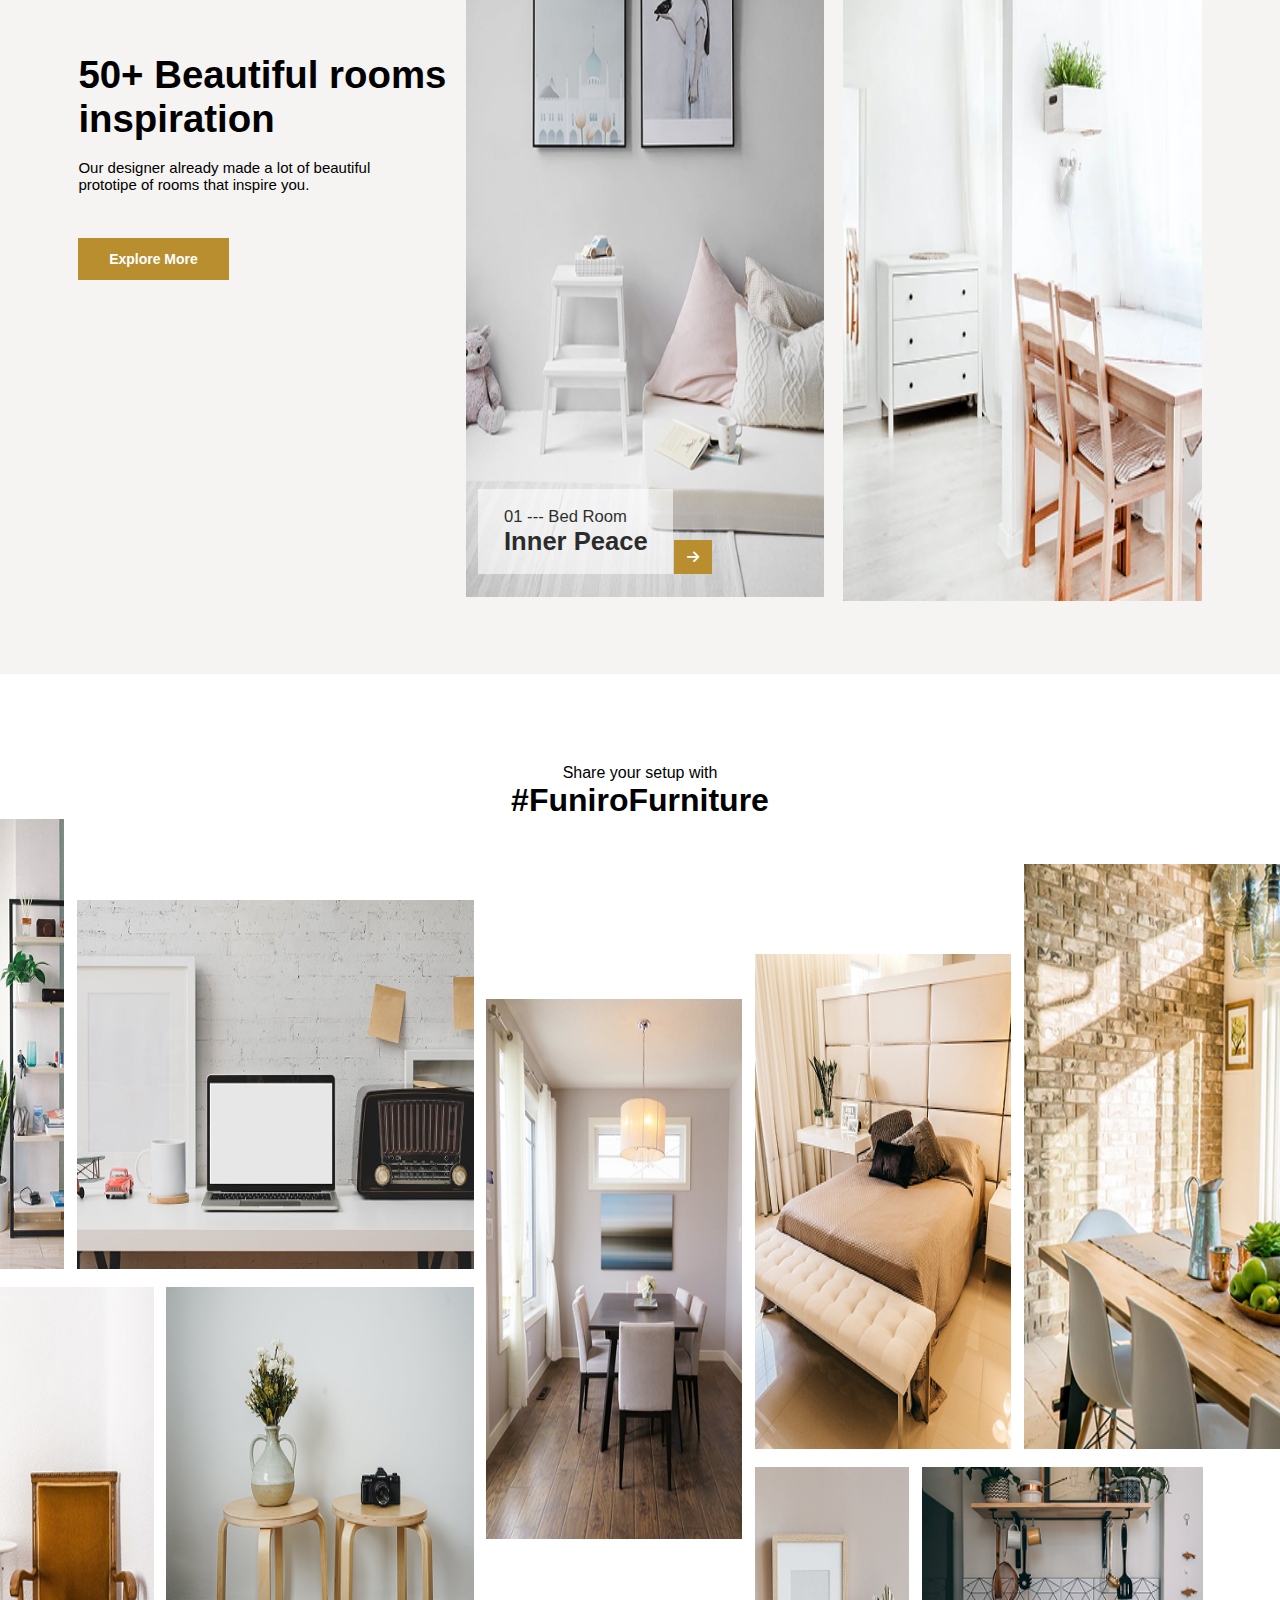
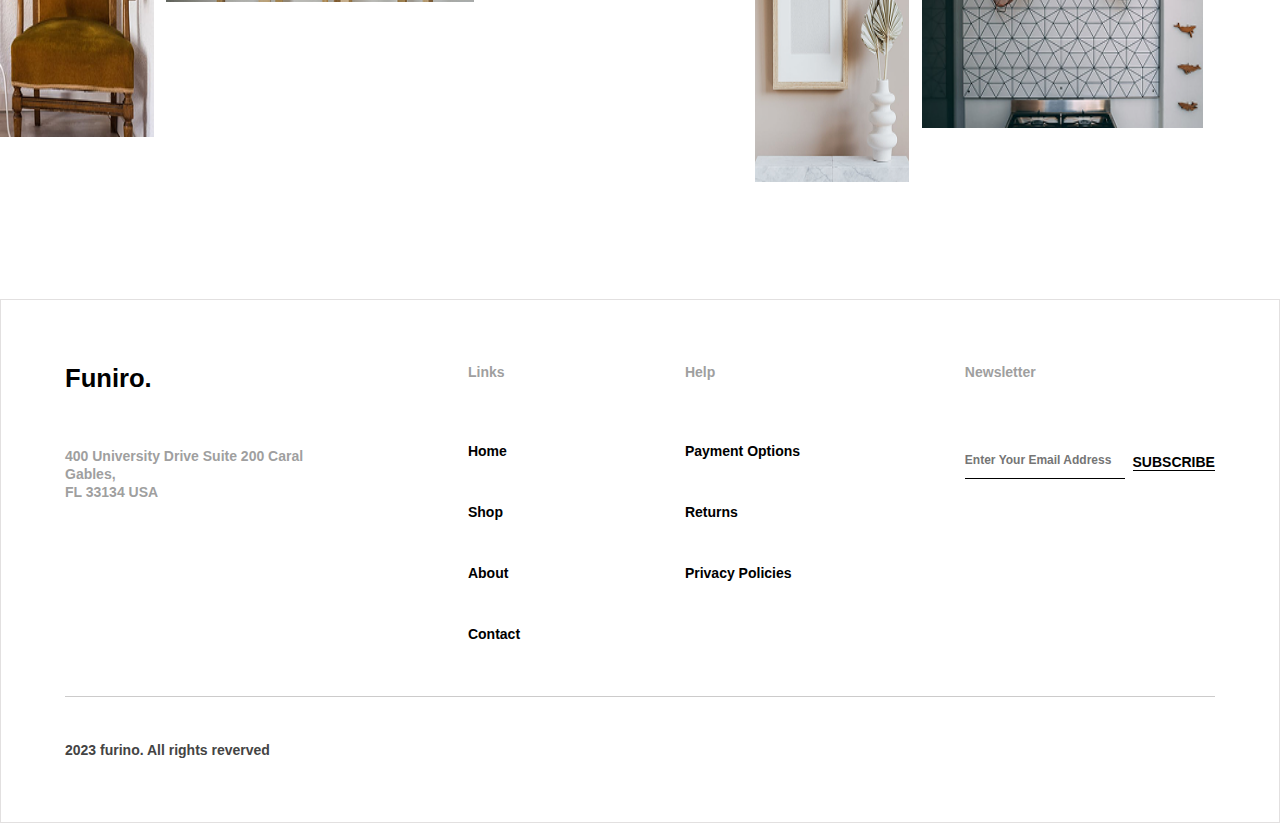
<file: home.html>
<!DOCTYPE html>
<html lang="en">
  <head>
    <meta charset="UTF-8" />
    <meta name="viewport" content="width=device-width, initial-scale=1.0" />
    <title>interior-landing-home-page</title>
    <link rel="stylesheet" href="home.css" />
    <link
      rel="stylesheet"
      href="https://cdnjs.cloudflare.com/ajax/libs/font-awesome/6.7.2/css/all.min.css"
      integrity="sha512-Evv84Mr4kqVGRNSgIGL/F/aIDqQb7xQ2vcrdIwxfjThSH8CSR7PBEakCr51Ck+w+/U6swU2Im1vVX0SVk9ABhg=="
      crossorigin="anonymous"
      referrerpolicy="no-referrer"
    />
  </head>
  <body>
    <div class="container">
      <!-- Header Section Starts Here -->
      <header class="header_section">
        <div class="logo">
          <img src="./img/logo.png" />
          <h1>Furnior</h1>
        </div>
        <nav class="nav_section">
          <ul class="nav_list">
            <li><a href="home.html" class="nav_link">Home</a></li>
            <li><a href="shop.html" class="nav_link">Shop</a></li>
            <li><a href="blog.html" class="nav_link">Blog</a></li>
            <li><a href="about.html" class="nav_link">About</a></li>
            <li><a href="contact.html" class="nav_link">Contact</a></li>
          </ul>
        </nav>
        <div class="icon_section">
          <img src="./img/profile.png" />
          <img src="./img/search.png" />
          <img src="./img/love.png" />
          <a href="cart.html"><img src="./img/cart.png" /></a>
          <i class="fa-solid fa-bars"></i>
        </div>
      </header>
      <!-- Header Section Ends Here -->

      <!-- Hero Section Starts Here -->
      <div class="hero_section">
        <div class="hero_img">
          <img src="./img/hero.png" alt="hero_img" />
        </div>
        <div class="hero_content">
          <p>New Arrival</p>
          <h1 class="hero_heading">
            Discover Our <br />
            New Collection
          </h1>
          <p>
            Lorem ipsum dolor, sit amet consectetur adipisicing elit.
            Dignissimos necessitatibus facilis minus?
          </p>
          <button class="home_page_btn">Buy Now</button>
        </div>
      </div>
      <!-- Hero Section Ends Here -->

      <!-- Main Section Starts Here -->
      <main class="main_section">
        <div class="main_content_section">
          <h1>Browse The Range</h1>
          <p>Lorem ipsum dolor sit amet consectetur adipisicing elit.</p>
        </div>
        <div class="main_img_section">
          <div>
            <img src="./img/hero1.png" />
            <p>Dining</p>
          </div>
          <div>
            <img src="./img/hero2.png" />
            <p>Living</p>
          </div>
          <div>
            <img src="./img/hero3.png" />
            <p>Bedroom</p>
          </div>
        </div>
      </main>
      <!-- Main Section Ends Here -->

      <!-- Product Section Starts Here -->
      <div class="product_section">
        <h1>Our Products</h1>
        <div class="two_all_product_section">
          <div class="all_product_section">
            <div class="all_product">
              <div class="product_img">
                <img src="./img/image1.png" />
              </div>
              <div class="product_details">
                <h2>Syltherine</h2>
                <p>Stylish cage chair</p>
                <div class="product_price">
                  <div class="new_price">
                    <h3>Rp 2.500.000</h3>
                  </div>
                  <div class="old_price">
                    <h3><strike>Rp 3.500.000</strike></h3>
                  </div>
                </div>
              </div>
              <div class="product_discunt">
                <p>-30%</p>
              </div>
              <div class="all_product_overlay">
                <button><a href="cart.html">Add to cart</a></button>
                <div class="share_like_icon">
                  <p><img src="./img/share.png" />share</p>
                  <p><img src="./img/compare.png" />Compare</p>
                  <p><img src="./img/like.png" />Like</p>
                </div>
              </div>
            </div>
            <div class="all_product">
              <div class="product_img">
                <img src="./img/image2.png" />
              </div>
              <div class="product_details">
                <h2>Leviosa</h2>
                <p>Stylish cage chair</p>
                <div class="product_price">
                  <div class="new_price">
                    <h3>Rp 2.500.000</h3>
                  </div>
                </div>
              </div>
              <div class="all_product_overlay">
                <button><a href="cart.html">Add to cart</a></button>
                <div class="share_like_icon">
                  <p><img src="./img/share.png" />share</p>
                  <p><img src="./img/compare.png" />Compare</p>
                  <p><img src="./img/like.png" />Like</p>
                </div>
              </div>
            </div>
            <div class="all_product">
              <div class="product_img">
                <img src="./img/image3.png" />
              </div>
              <div class="product_details">
                <h2>Lolito</h2>
                <p>Lusury big safa</p>
                <div class="product_price">
                  <div class="new_price">
                    <h3>Rp 7.000.000</h3>
                  </div>
                  <div class="old_price">
                    <h3><strike>Rp 14.000.000</strike></h3>
                  </div>
                </div>
              </div>
              <div class="product_discunt">
                <p>-50%</p>
              </div>
              <div class="all_product_overlay">
                <button><a href="cart.html">Add to cart</a></button>
                <div class="share_like_icon">
                  <p><img src="./img/share.png" />share</p>
                  <p><img src="./img/compare.png" />Compare</p>
                  <p><img src="./img/like.png" />Like</p>
                </div>
              </div>
            </div>
            <div class="all_product">
              <div class="product_img">
                <img src="./img/image4.png" />
              </div>
              <div class="product_details">
                <h2>Respira</h2>
                <p>Outdoor bar table and stool</p>
                <div class="product_price">
                  <div class="new_price">
                    <h3>Rp 500.000</h3>
                  </div>
                </div>
              </div>
              <div class="new_product">
                <p>New</p>
              </div>
              <div class="all_product_overlay">
                <button><a href="cart.html">Add to cart</a></button>
                <div class="share_like_icon">
                  <p><img src="./img/share.png" />share</p>
                  <p><img src="./img/compare.png" />Compare</p>
                  <p><img src="./img/like.png" />Like</p>
                </div>
              </div>
            </div>
          </div>
          <div class="all_product_section">
            <div class="all_product">
              <div class="product_img">
                <img src="./img/image5.png" />
              </div>
              <div class="product_details">
                <h2>Grigo</h2>
                <p>Night lamp</p>
                <div class="product_price">
                  <div class="new_price">
                    <h3>Rp 1.500.000</h3>
                  </div>
                </div>
              </div>
              <div class="all_product_overlay">
                <button><a href="cart.html">Add to cart</a></button>
                <div class="share_like_icon">
                  <p><img src="./img/share.png" />share</p>
                  <p><img src="./img/compare.png" />Compare</p>
                  <p><img src="./img/like.png" />Like</p>
                </div>
              </div>
            </div>
            <div class="all_product">
              <div class="product_img">
                <img src="./img/image6.png" />
              </div>
              <div class="product_details">
                <h2>Muggo</h2>
                <p>Small mug</p>
                <div class="product_price">
                  <div class="new_price">
                    <h3>Rp 150.000</h3>
                  </div>
                </div>
              </div>
              <div class="new_product">
                <p>New</p>
              </div>
              <div class="all_product_overlay">
                <button><a href="cart.html">Add to cart</a></button>
                <div class="share_like_icon">
                  <p><img src="./img/share.png" />share</p>
                  <p><img src="./img/compare.png" />Compare</p>
                  <p><img src="./img/like.png" />Like</p>
                </div>
              </div>
            </div>
            <div class="all_product">
              <div class="product_img">
                <img src="./img/image7.png" />
              </div>
              <div class="product_details">
                <h2>Pingky</h2>
                <p>Cute bed set</p>
                <div class="product_price">
                  <div class="new_price">
                    <h3>Rp 7.000.000</h3>
                  </div>
                  <div class="old_price">
                    <h3><strike>Rp 1.4000.000</strike></h3>
                  </div>
                </div>
              </div>
              <div class="product_discunt">
                <p>-50%</p>
              </div>
              <div class="all_product_overlay">
                <button><a href="cart.html">Add to cart</a></button>
                <div class="share_like_icon">
                  <p><img src="./img/share.png" />share</p>
                  <p><img src="./img/compare.png" />Compare</p>
                  <p><img src="./img/like.png" />Like</p>
                </div>
              </div>
            </div>
            <div class="all_product">
              <div class="product_img">
                <img src="./img/image8.png" />
              </div>
              <div class="product_details">
                <h2>Potty</h2>
                <p>Minimalist flower pot</p>
                <div class="product_price">
                  <div class="new_price">
                    <h3>Rp 500.000</h3>
                  </div>
                </div>
              </div>
              <div class="new_product">
                <p>New</p>
              </div>
              <div class="all_product_overlay">
                <button><a href="cart.html">Add to cart</a></button>
                <div class="share_like_icon">
                  <p><img src="./img/share.png" />share</p>
                  <p><img src="./img/compare.png" />Compare</p>
                  <p><img src="./img/like.png" />Like</p>
                </div>
              </div>
            </div>
          </div>
        </div>
        <button class="show_more_btn">Show More</button>
      </div>
      <!-- Product Section Ends Here -->

      <!-- Room Section Starts Here -->
      <div class="room_section">
        <div class="room_content">
          <h1>
            50+ Beautiful rooms <br />
            inspiration
          </h1>
          <p>
            Our designer already made a lot of beautiful <br />
            prototipe of rooms that inspire you.
          </p>
          <button class="home_page_btn">Explore More</button>
        </div>
        <div class="room_image">
          <div class="room1">
            <img src="./img/image9.png" />
            <div>
              <p>01 --- Bed Room</p>
              <h1>Inner Peace</h1>
            </div>
            <button><i class="fa-solid fa-arrow-right"></i></button>
          </div>
          <div class="room2">
            <img src="./img/image10.png" />
          </div>
        </div>
      </div>
      <!-- Room Section Ends Here -->

      <!-- Furniture Section Starts Here -->
      <div class="furniture_section">
        <div class="furniture_content">
          <p>Share your setup with</p>
          <h1>#FuniroFurniture</h1>
        </div>
        <div class="forniture_img">
          <div class="forniture_image_1">
            <img class="furniture_img_1" src="./img/image12.png" />
            <img class="furniture_img_2" src="./img/image13.png" />
            <img class="furniture_img_3" src="./img/image14.png" />
            <img class="furniture_img_4" src="./img/image15.png" />
            <img class="furniture_img_5" src="./img/image16.png" />
          </div>

          <div class="forniture_image_2">
            <img class="furniture_img_6" src="./img/image17.png" />
            <img class="furniture_img_7" src="./img/image18.png" />
            <img class="furniture_img_8" src="./img/image19.png" />
            <img class="furniture_img_9" src="./img/image20.png" />
          </div>
        </div>
      </div>
      <!-- Furniture Section Ends Here -->

      <!-- Footer Section Starts Here -->
      <footer class="footer_section">
        <div class="footer_top_section">
          <div class="footer_four_section">
            <h2>Funiro.</h2>
            <p>
              400 University Drive Suite 200 Caral <br />
              Gables, <br />
              FL 33134 USA
            </p>
          </div>
          <div class="footer_four_section">
            <p>Links</p>
            <p>Home</p>
            <p>Shop</p>
            <p>About</p>
            <p>Contact</p>
          </div>
          <div class="footer_four_section">
            <p>Help</p>
            <p>Payment Options</p>
            <p>Returns</p>
            <p>Privacy Policies</p>
          </div>
          <div class="footer_four_section">
            <p>Newsletter</p>
            <div>
              <input
                type="email"
                placeholder="Enter Your Email Address"
              /><br />
              <span class="subscribe_btn">Subscribe</span>
            </div>
          </div>
        </div>

        <div class="footer_bottom_section">
          <p>2023 furino. All rights reverved</p>
        </div>
      </footer>
      <!-- Footer Section Ends Here -->
    </div>
  </body>
</html>
</file>
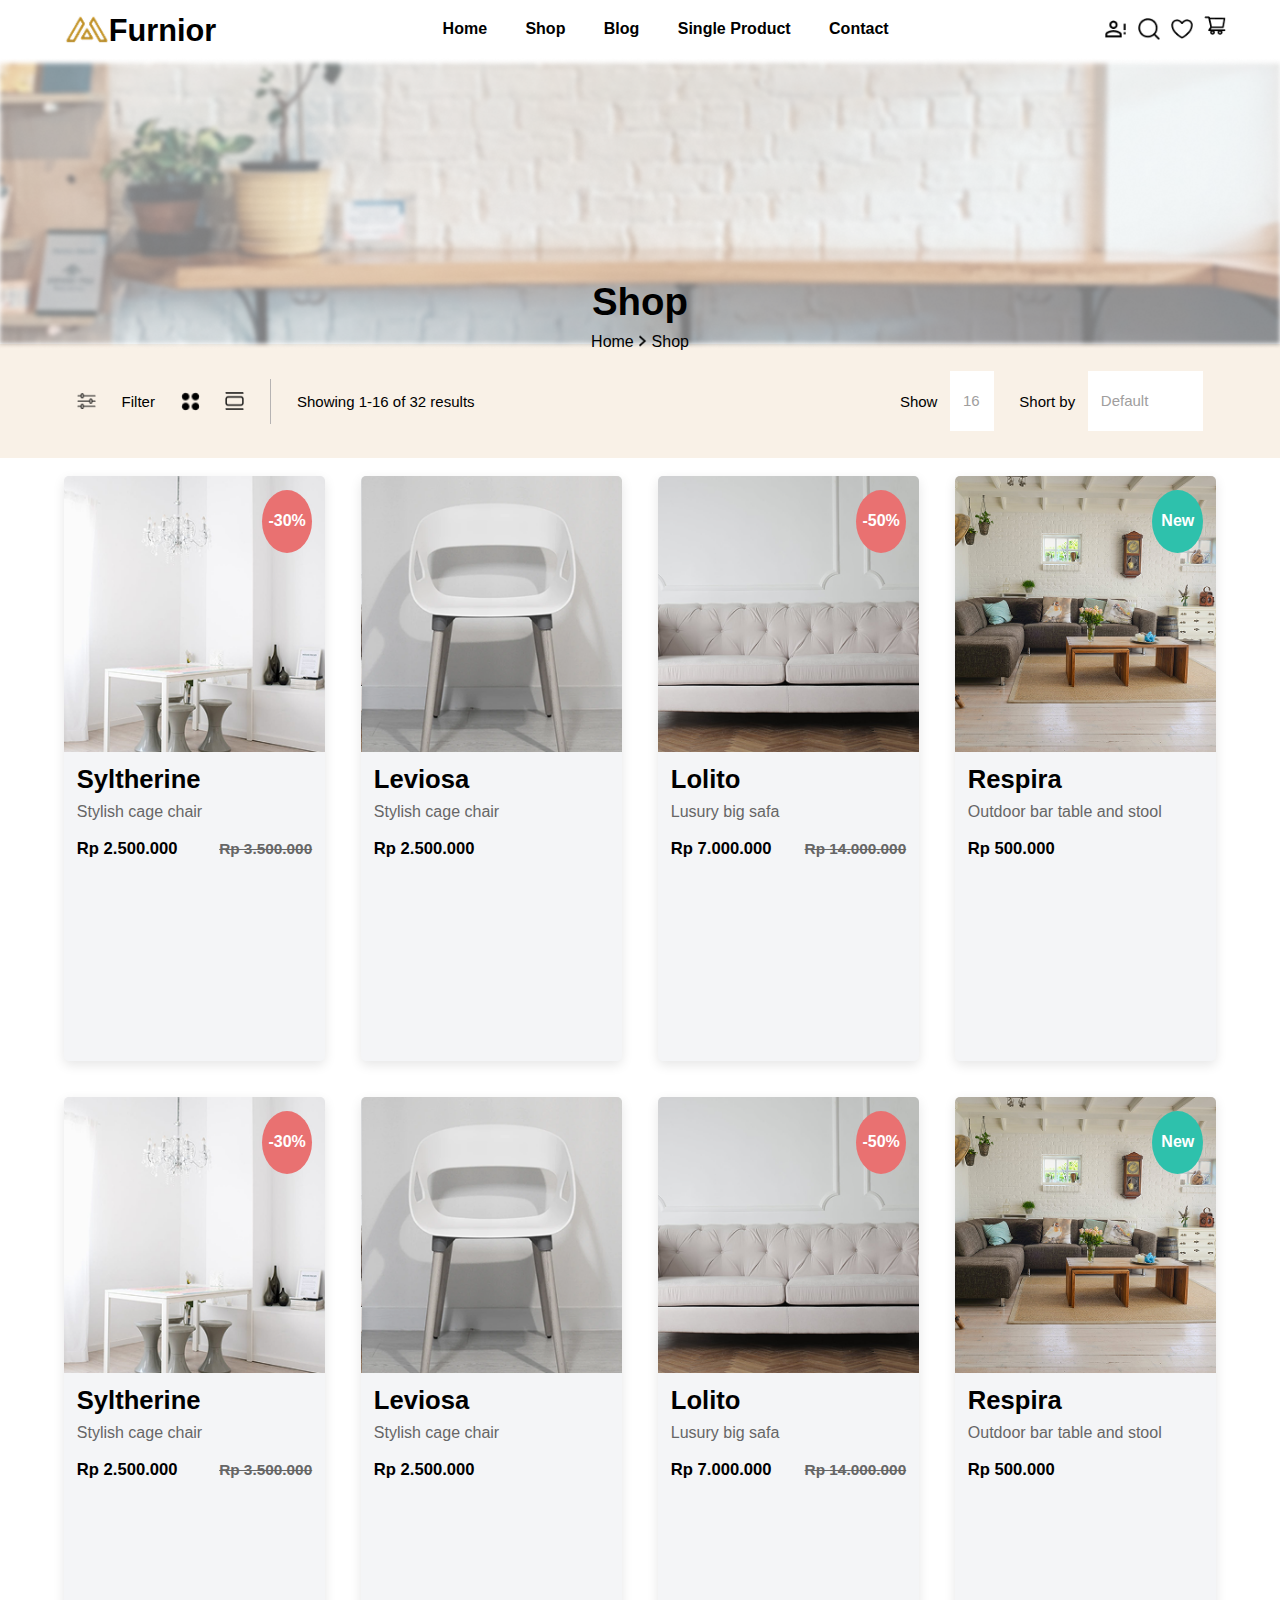
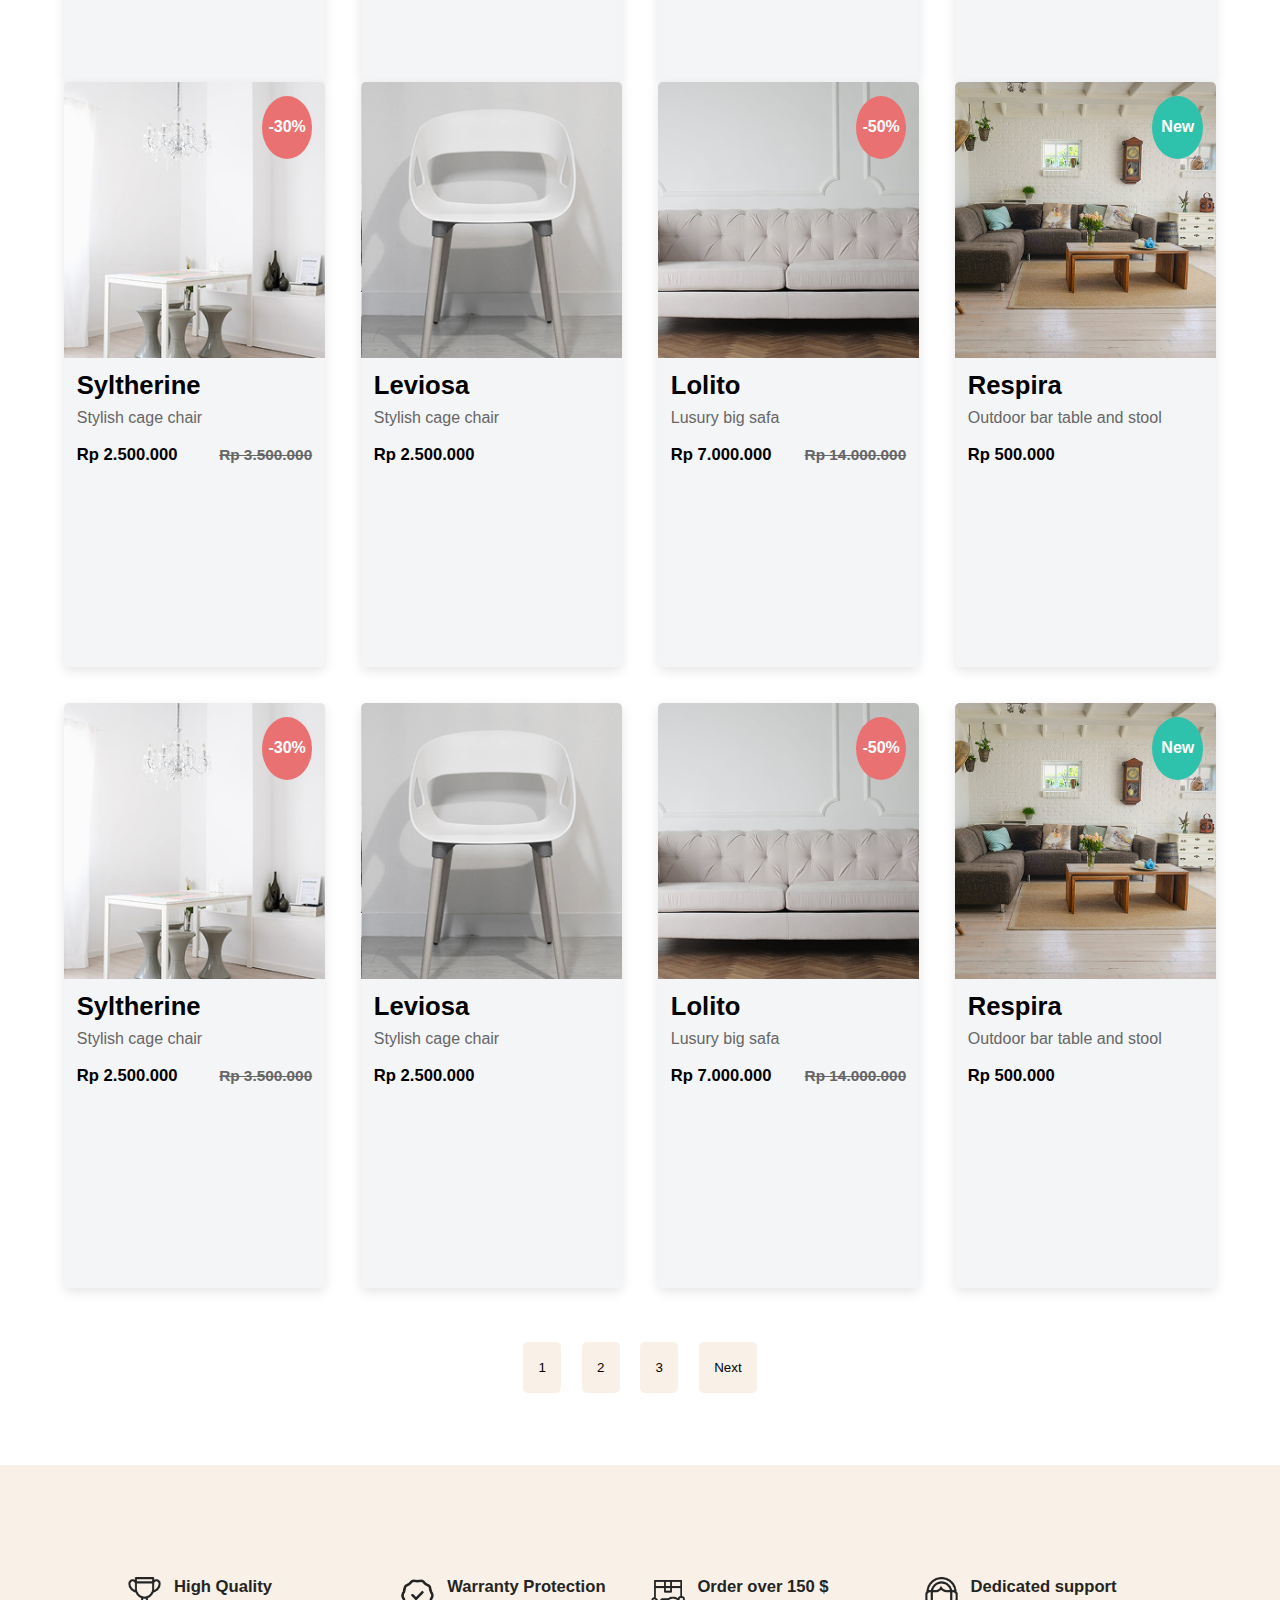
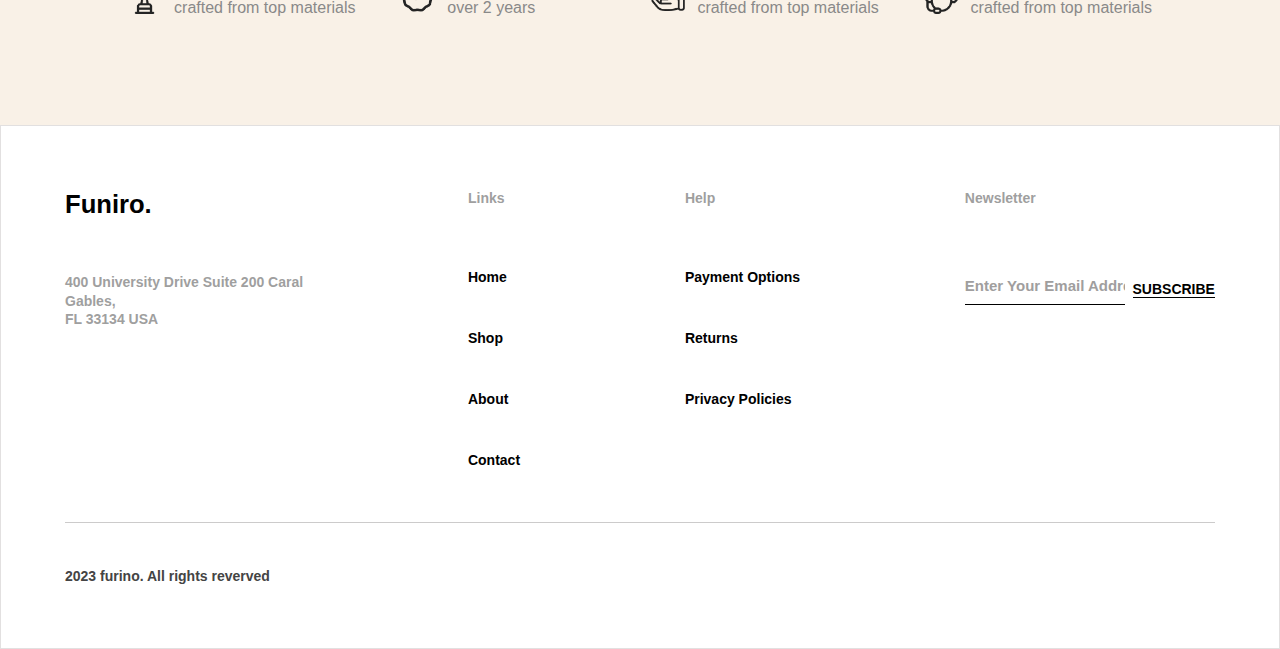
<file: shop.html>
<!DOCTYPE html>
<html lang="en">
  <head>
    <meta charset="UTF-8" />
    <meta name="viewport" content="width=device-width, initial-scale=1.0" />
    <title>interior-landing-shop-page</title>
    <link rel="stylesheet" href="home.css" />
    <link rel="stylesheet" href="shop.css" />
    <link
      rel="stylesheet"
      href="https://cdnjs.cloudflare.com/ajax/libs/font-awesome/6.7.2/css/all.min.css"
      integrity="sha512-Evv84Mr4kqVGRNSgIGL/F/aIDqQb7xQ2vcrdIwxfjThSH8CSR7PBEakCr51Ck+w+/U6swU2Im1vVX0SVk9ABhg=="
      crossorigin="anonymous"
      referrerpolicy="no-referrer"
    />
  </head>
  <body>
    <div class="container">
      <!-- Header Section Starts Here -->
      <header class="header_section">
        <div class="logo">
          <img src="./img/logo.png" />
          <h1>Furnior</h1>
        </div>
        <nav class="nav_section">
          <ul class="nav_list">
            <li><a href="home.html" class="nav_link">Home</a></li>
            <li><a href="shop.html" class="nav_link">Shop</a></li>
            <li><a href="blog.html" class="nav_link">Blog</a></li>
            <li><a href="singleProduct.html" class="nav_link">Single Product</a></li>
            <li><a href="contact.html" class="nav_link">Contact</a></li>
          </ul>
        </nav>
        <div class="icon_section">
          <img src="./img/profile.png" />
          <img src="./img/search.png" />
          <img src="./img/love.png" />
          <a href="cart.html"><img src="./img/cart.png" /></a>
          <i class="fa-solid fa-bars"></i>
        </div>
      </header>
      <!-- Header Section Ends Here -->

      <!-- Shop Hero section Starts Here -->
      <div class="shop_hero_section">
        <div class="shop_hero_img">
          <img src="./img/shop_hero_img.png" />
        </div>
        <div class="shop_hero_content">
          <h1>Shop</h1>
          <p>Home <img src="./img/gaterthen.png" /> Shop</p>
        </div>
      </div>
      <!-- Shop Hero section Ends Here -->

      <!-- Shop Hero bottom Section Starts Here -->
      <div class="shop_botttm_section">
        <div class="shop_bottom_left_section">
          <img src="./img/filter.png" />
          <p>Filter</p>
          <img src="./img/dot.png" />
          <img src="./img/box.png" />
          <div class="divider"></div>
          <p>Showing 1-16 of 32 results</p>
        </div>
        <div class="shop_bottom_right_section">
          <div>
            <label>Show</label>
            <input type="text" placeholder="16" />
          </div>
          <div>
            <label>Short by</label>
            <input type="text" placeholder="Default" />
          </div>
        </div>
      </div>
      <!-- Shop Hero bottom Section Ends Here -->

      <!-- Product Section Starts Here -->
      <div class="product_section">
        <div class="two_all_product_section">
          <div class="all_product_section">
            <div class="all_product">
              <div class="product_img">
                <img src="./img/image1.png" />
              </div>
              <div class="product_details">
                <h2>Syltherine</h2>
                <p>Stylish cage chair</p>
                <div class="product_price">
                  <div class="new_price">
                    <h3>Rp 2.500.000</h3>
                  </div>
                  <div class="old_price">
                    <h3><strike>Rp 3.500.000</strike></h3>
                  </div>
                </div>
              </div>
              <div class="product_discunt">
                <p>-30%</p>
              </div>
              <div class="all_product_overlay">
                <button><a href="cart.html">Add to cart</a></button>
                <div class="share_like_icon">
                  <p><img src="./img/share.png" />share</p>
                  <p><img src="./img/compare.png" />Compare</p>
                  <p><img src="./img/like.png" />Like</p>
                </div>
              </div>
            </div>
            <div class="all_product">
              <div class="product_img">
                <img src="./img/image2.png" />
              </div>
              <div class="product_details">
                <h2>Leviosa</h2>
                <p>Stylish cage chair</p>
                <div class="product_price">
                  <div class="new_price">
                    <h3>Rp 2.500.000</h3>
                  </div>
                </div>
              </div>
              <div class="all_product_overlay">
                <button><a href="cart.html">Add to cart</a></button>
                <div class="share_like_icon">
                  <p><img src="./img/share.png" />share</p>
                  <p><img src="./img/compare.png" />Compare</p>
                  <p><img src="./img/like.png" />Like</p>
                </div>
              </div>
            </div>
            <div class="all_product">
              <div class="product_img">
                <img src="./img/image3.png" />
              </div>
              <div class="product_details">
                <h2>Lolito</h2>
                <p>Lusury big safa</p>
                <div class="product_price">
                  <div class="new_price">
                    <h3>Rp 7.000.000</h3>
                  </div>
                  <div class="old_price">
                    <h3><strike>Rp 14.000.000</strike></h3>
                  </div>
                </div>
              </div>
              <div class="product_discunt">
                <p>-50%</p>
              </div>
              <div class="all_product_overlay">
                <button><a href="cart.html">Add to cart</a></button>
                <div class="share_like_icon">
                  <p><img src="./img/share.png" />share</p>
                  <p><img src="./img/compare.png" />Compare</p>
                  <p><img src="./img/like.png" />Like</p>
                </div>
              </div>
            </div>
            <div class="all_product">
              <div class="product_img">
                <img src="./img/image4.png" />
              </div>
              <div class="product_details">
                <h2>Respira</h2>
                <p>Outdoor bar table and stool</p>
                <div class="product_price">
                  <div class="new_price">
                    <h3>Rp 500.000</h3>
                  </div>
                </div>
              </div>
              <div class="new_product">
                <p>New</p>
              </div>
              <div class="all_product_overlay">
                <button><a href="cart.html">Add to cart</a></button>
                <div class="share_like_icon">
                  <p><img src="./img/share.png" />share</p>
                  <p><img src="./img/compare.png" />Compare</p>
                  <p><img src="./img/like.png" />Like</p>
                </div>
              </div>
            </div>
          </div>
          <div class="all_product_section">
            <div class="all_product">
              <div class="product_img">
                <img src="./img/image1.png" />
              </div>
              <div class="product_details">
                <h2>Syltherine</h2>
                <p>Stylish cage chair</p>
                <div class="product_price">
                  <div class="new_price">
                    <h3>Rp 2.500.000</h3>
                  </div>
                  <div class="old_price">
                    <h3><strike>Rp 3.500.000</strike></h3>
                  </div>
                </div>
              </div>
              <div class="product_discunt">
                <p>-30%</p>
              </div>
              <div class="all_product_overlay">
                <button><a href="cart.html">Add to cart</a></button>
                <div class="share_like_icon">
                  <p><img src="./img/share.png" />share</p>
                  <p><img src="./img/compare.png" />Compare</p>
                  <p><img src="./img/like.png" />Like</p>
                </div>
              </div>
            </div>
            <div class="all_product">
              <div class="product_img">
                <img src="./img/image2.png" />
              </div>
              <div class="product_details">
                <h2>Leviosa</h2>
                <p>Stylish cage chair</p>
                <div class="product_price">
                  <div class="new_price">
                    <h3>Rp 2.500.000</h3>
                  </div>
                </div>
              </div>
              <div class="all_product_overlay">
                <button><a href="cart.html">Add to cart</a></button>
                <div class="share_like_icon">
                  <p><img src="./img/share.png" />share</p>
                  <p><img src="./img/compare.png" />Compare</p>
                  <p><img src="./img/like.png" />Like</p>
                </div>
              </div>
            </div>
            <div class="all_product">
              <div class="product_img">
                <img src="./img/image3.png" />
              </div>
              <div class="product_details">
                <h2>Lolito</h2>
                <p>Lusury big safa</p>
                <div class="product_price">
                  <div class="new_price">
                    <h3>Rp 7.000.000</h3>
                  </div>
                  <div class="old_price">
                    <h3><strike>Rp 14.000.000</strike></h3>
                  </div>
                </div>
              </div>
              <div class="product_discunt">
                <p>-50%</p>
              </div>
              <div class="all_product_overlay">
                <button><a href="cart.html">Add to cart</a></button>
                <div class="share_like_icon">
                  <p><img src="./img/share.png" />share</p>
                  <p><img src="./img/compare.png" />Compare</p>
                  <p><img src="./img/like.png" />Like</p>
                </div>
              </div>
            </div>
            <div class="all_product">
              <div class="product_img">
                <img src="./img/image4.png" />
              </div>
              <div class="product_details">
                <h2>Respira</h2>
                <p>Outdoor bar table and stool</p>
                <div class="product_price">
                  <div class="new_price">
                    <h3>Rp 500.000</h3>
                  </div>
                </div>
              </div>
              <div class="new_product">
                <p>New</p>
              </div>
              <div class="all_product_overlay">
                <button><a href="cart.html">Add to cart</a></button>
                <div class="share_like_icon">
                  <p><img src="./img/share.png" />share</p>
                  <p><img src="./img/compare.png" />Compare</p>
                  <p><img src="./img/like.png" />Like</p>
                </div>
              </div>
            </div>
          </div>
        </div>
        <div class="two_all_product_section">
          <div class="all_product_section">
            <div class="all_product">
              <div class="product_img">
                <img src="./img/image1.png" />
              </div>
              <div class="product_details">
                <h2>Syltherine</h2>
                <p>Stylish cage chair</p>
                <div class="product_price">
                  <div class="new_price">
                    <h3>Rp 2.500.000</h3>
                  </div>
                  <div class="old_price">
                    <h3><strike>Rp 3.500.000</strike></h3>
                  </div>
                </div>
              </div>
              <div class="product_discunt">
                <p>-30%</p>
              </div>
              <div class="all_product_overlay">
                <button><a href="cart.html">Add to cart</a></button>
                <div class="share_like_icon">
                  <p><img src="./img/share.png" />share</p>
                  <p><img src="./img/compare.png" />Compare</p>
                  <p><img src="./img/like.png" />Like</p>
                </div>
              </div>
            </div>
            <div class="all_product">
              <div class="product_img">
                <img src="./img/image2.png" />
              </div>
              <div class="product_details">
                <h2>Leviosa</h2>
                <p>Stylish cage chair</p>
                <div class="product_price">
                  <div class="new_price">
                    <h3>Rp 2.500.000</h3>
                  </div>
                </div>
              </div>
              <div class="all_product_overlay">
                <button><a href="cart.html">Add to cart</a></button>
                <div class="share_like_icon">
                  <p><img src="./img/share.png" />share</p>
                  <p><img src="./img/compare.png" />Compare</p>
                  <p><img src="./img/like.png" />Like</p>
                </div>
              </div>
            </div>
            <div class="all_product">
              <div class="product_img">
                <img src="./img/image3.png" />
              </div>
              <div class="product_details">
                <h2>Lolito</h2>
                <p>Lusury big safa</p>
                <div class="product_price">
                  <div class="new_price">
                    <h3>Rp 7.000.000</h3>
                  </div>
                  <div class="old_price">
                    <h3><strike>Rp 14.000.000</strike></h3>
                  </div>
                </div>
              </div>
              <div class="product_discunt">
                <p>-50%</p>
              </div>
              <div class="all_product_overlay">
                <button><a href="cart.html">Add to cart</a></button>
                <div class="share_like_icon">
                  <p><img src="./img/share.png" />share</p>
                  <p><img src="./img/compare.png" />Compare</p>
                  <p><img src="./img/like.png" />Like</p>
                </div>
              </div>
            </div>
            <div class="all_product">
              <div class="product_img">
                <img src="./img/image4.png" />
              </div>
              <div class="product_details">
                <h2>Respira</h2>
                <p>Outdoor bar table and stool</p>
                <div class="product_price">
                  <div class="new_price">
                    <h3>Rp 500.000</h3>
                  </div>
                </div>
              </div>
              <div class="new_product">
                <p>New</p>
              </div>
              <div class="all_product_overlay">
                <button><a href="cart.html">Add to cart</a></button>
                <div class="share_like_icon">
                  <p><img src="./img/share.png" />share</p>
                  <p><img src="./img/compare.png" />Compare</p>
                  <p><img src="./img/like.png" />Like</p>
                </div>
              </div>
            </div>
          </div>
          <div class="all_product_section">
            <div class="all_product">
              <div class="product_img">
                <img src="./img/image1.png" />
              </div>
              <div class="product_details">
                <h2>Syltherine</h2>
                <p>Stylish cage chair</p>
                <div class="product_price">
                  <div class="new_price">
                    <h3>Rp 2.500.000</h3>
                  </div>
                  <div class="old_price">
                    <h3><strike>Rp 3.500.000</strike></h3>
                  </div>
                </div>
              </div>
              <div class="product_discunt">
                <p>-30%</p>
              </div>
              <div class="all_product_overlay">
                <button><a href="cart.html">Add to cart</a></button>
                <div class="share_like_icon">
                  <p><img src="./img/share.png" />share</p>
                  <p><img src="./img/compare.png" />Compare</p>
                  <p><img src="./img/like.png" />Like</p>
                </div>
              </div>
            </div>
            <div class="all_product">
              <div class="product_img">
                <img src="./img/image2.png" />
              </div>
              <div class="product_details">
                <h2>Leviosa</h2>
                <p>Stylish cage chair</p>
                <div class="product_price">
                  <div class="new_price">
                    <h3>Rp 2.500.000</h3>
                  </div>
                </div>
              </div>
              <div class="all_product_overlay">
                <button><a href="cart.html">Add to cart</a></button>
                <div class="share_like_icon">
                  <p><img src="./img/share.png" />share</p>
                  <p><img src="./img/compare.png" />Compare</p>
                  <p><img src="./img/like.png" />Like</p>
                </div>
              </div>
            </div>
            <div class="all_product">
              <div class="product_img">
                <img src="./img/image3.png" />
              </div>
              <div class="product_details">
                <h2>Lolito</h2>
                <p>Lusury big safa</p>
                <div class="product_price">
                  <div class="new_price">
                    <h3>Rp 7.000.000</h3>
                  </div>
                  <div class="old_price">
                    <h3><strike>Rp 14.000.000</strike></h3>
                  </div>
                </div>
              </div>
              <div class="product_discunt">
                <p>-50%</p>
              </div>
              <div class="all_product_overlay">
                <button><a href="cart.html">Add to cart</a></button>
                <div class="share_like_icon">
                  <p><img src="./img/share.png" />share</p>
                  <p><img src="./img/compare.png" />Compare</p>
                  <p><img src="./img/like.png" />Like</p>
                </div>
              </div>
            </div>
            <div class="all_product">
              <div class="product_img">
                <img src="./img/image4.png" />
              </div>
              <div class="product_details">
                <h2>Respira</h2>
                <p>Outdoor bar table and stool</p>
                <div class="product_price">
                  <div class="new_price">
                    <h3>Rp 500.000</h3>
                  </div>
                </div>
              </div>
              <div class="new_product">
                <p>New</p>
              </div>
              <div class="all_product_overlay">
                <button><a href="cart.html">Add to cart</a></button>
                <div class="share_like_icon">
                  <p><img src="./img/share.png" />share</p>
                  <p><img src="./img/compare.png" />Compare</p>
                  <p><img src="./img/like.png" />Like</p>
                </div>
              </div>
            </div>
          </div>
        </div>
        <div class="product_button_section">
          <button>1</button>
          <button>2</button>
          <button>3</button>
          <button>Next</button>
        </div>
      </div>
      <!-- Product Section Ends Here -->

      <!-- Shop Quality Section Starts Hero -->
      <div class="shop_quality_section">
        <div class="shop_quality_content">
          <img src="./img/quality.png" />
          <div>
            <h3>High Quality</h3>
            <p>crafted from top materials</p>
          </div>
        </div>
        <div class="shop_quality_content">
          <img src="./img/waranty.png" />
          <div>
            <h3>Warranty Protection</h3>
            <p>over 2 years</p>
          </div>
        </div>
        <div class="shop_quality_content">
          <img src="./img/shipping.png" />
          <div>
            <h3>Order over 150 $</h3>
            <p>crafted from top materials</p>
          </div>
        </div>
        <div class="shop_quality_content">
          <img src="./img/support.png" />
          <div>
            <h3>Dedicated support</h3>
            <p>crafted from top materials</p>
          </div>
        </div>
      </div>
      <!-- Shop Quality Section Ends Hero -->

      <!-- Footer Section Starts Here -->
      <footer class="footer_section">
        <div class="footer_top_section">
          <div class="footer_four_section">
            <h2>Funiro.</h2>
            <p>
              400 University Drive Suite 200 Caral <br />
              Gables, <br />
              FL 33134 USA
            </p>
          </div>
          <div class="footer_four_section">
            <p>Links</p>
            <p>Home</p>
            <p>Shop</p>
            <p>About</p>
            <p>Contact</p>
          </div>
          <div class="footer_four_section">
            <p>Help</p>
            <p>Payment Options</p>
            <p>Returns</p>
            <p>Privacy Policies</p>
          </div>
          <div class="footer_four_section">
            <p>Newsletter</p>
            <div>
              <input
                type="email"
                placeholder="Enter Your Email Address"
              /><br />
              <span class="subscribe_btn">Subscribe</span>
            </div>
          </div>
        </div>

        <div class="footer_bottom_section">
          <p>2023 furino. All rights reverved</p>
        </div>
      </footer>
      <!-- Footer Section Ends Here -->
    </div>
  </body>
</html>
</file>
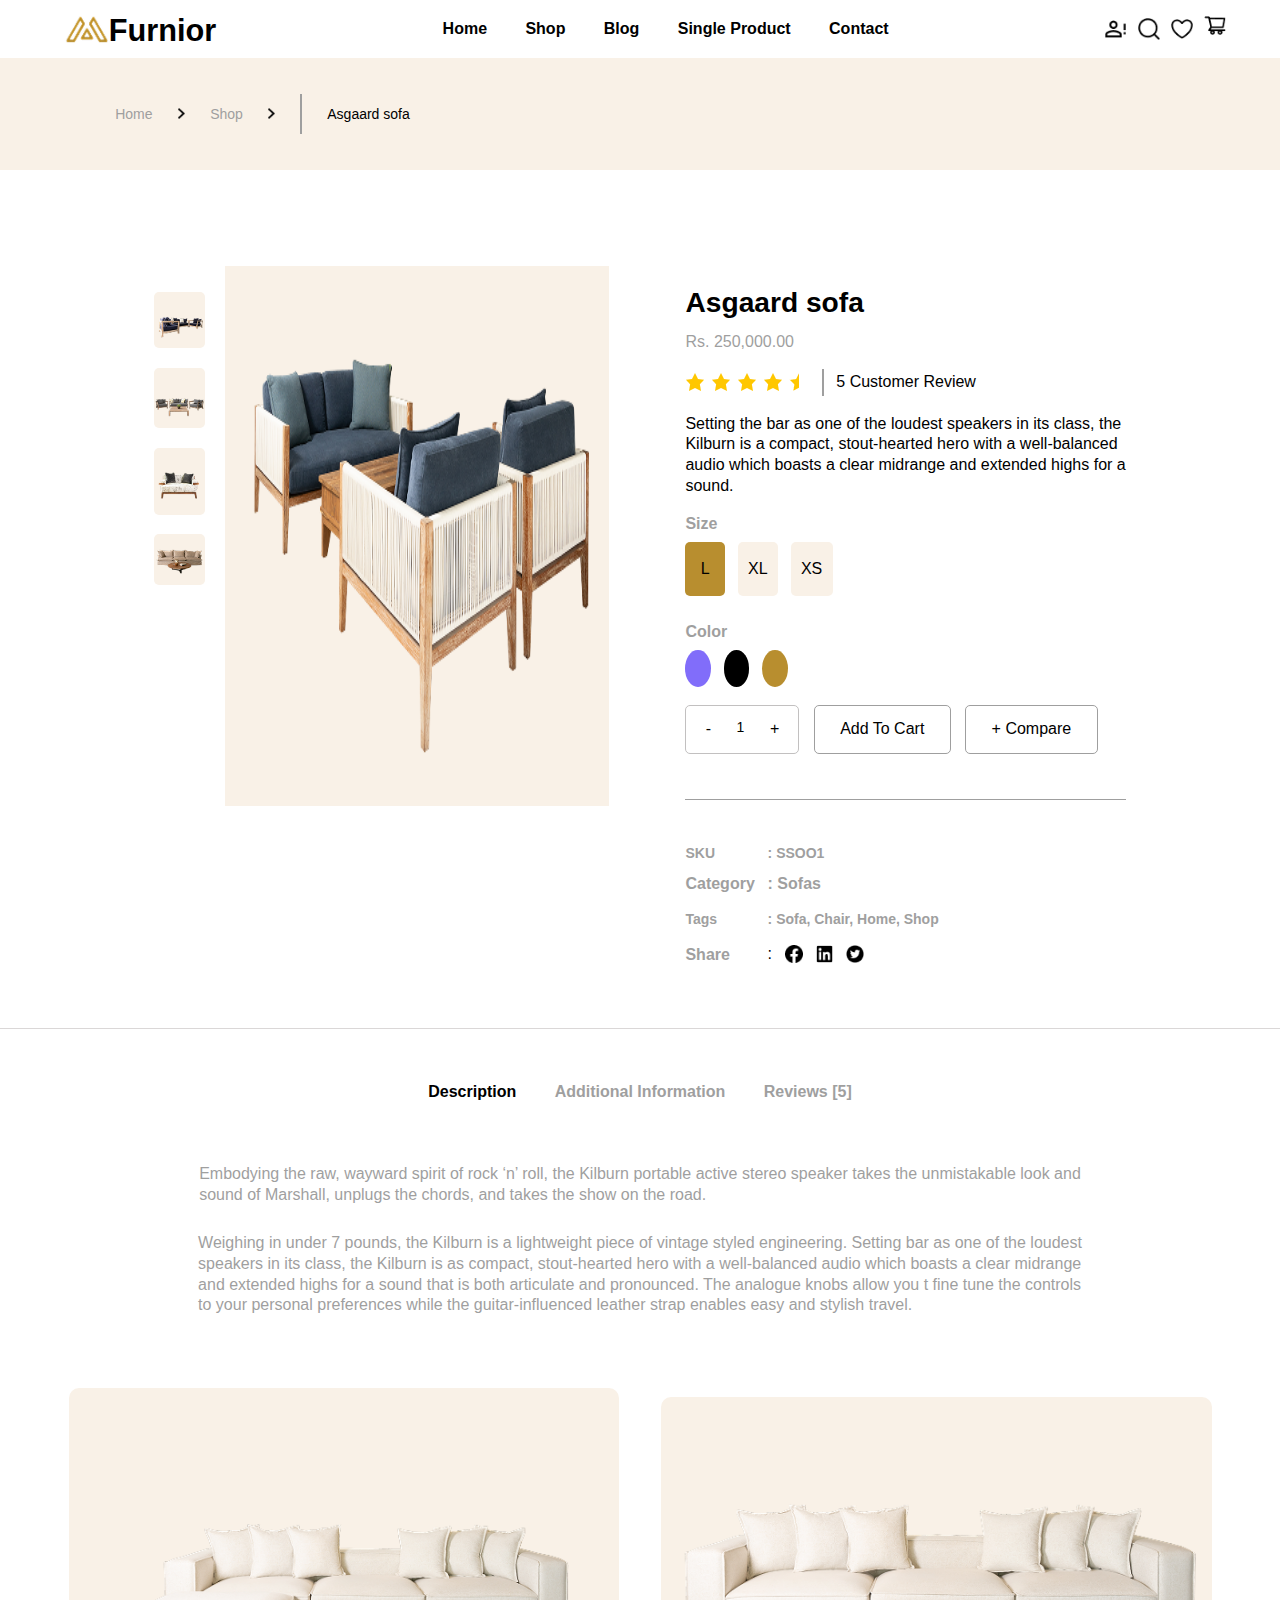
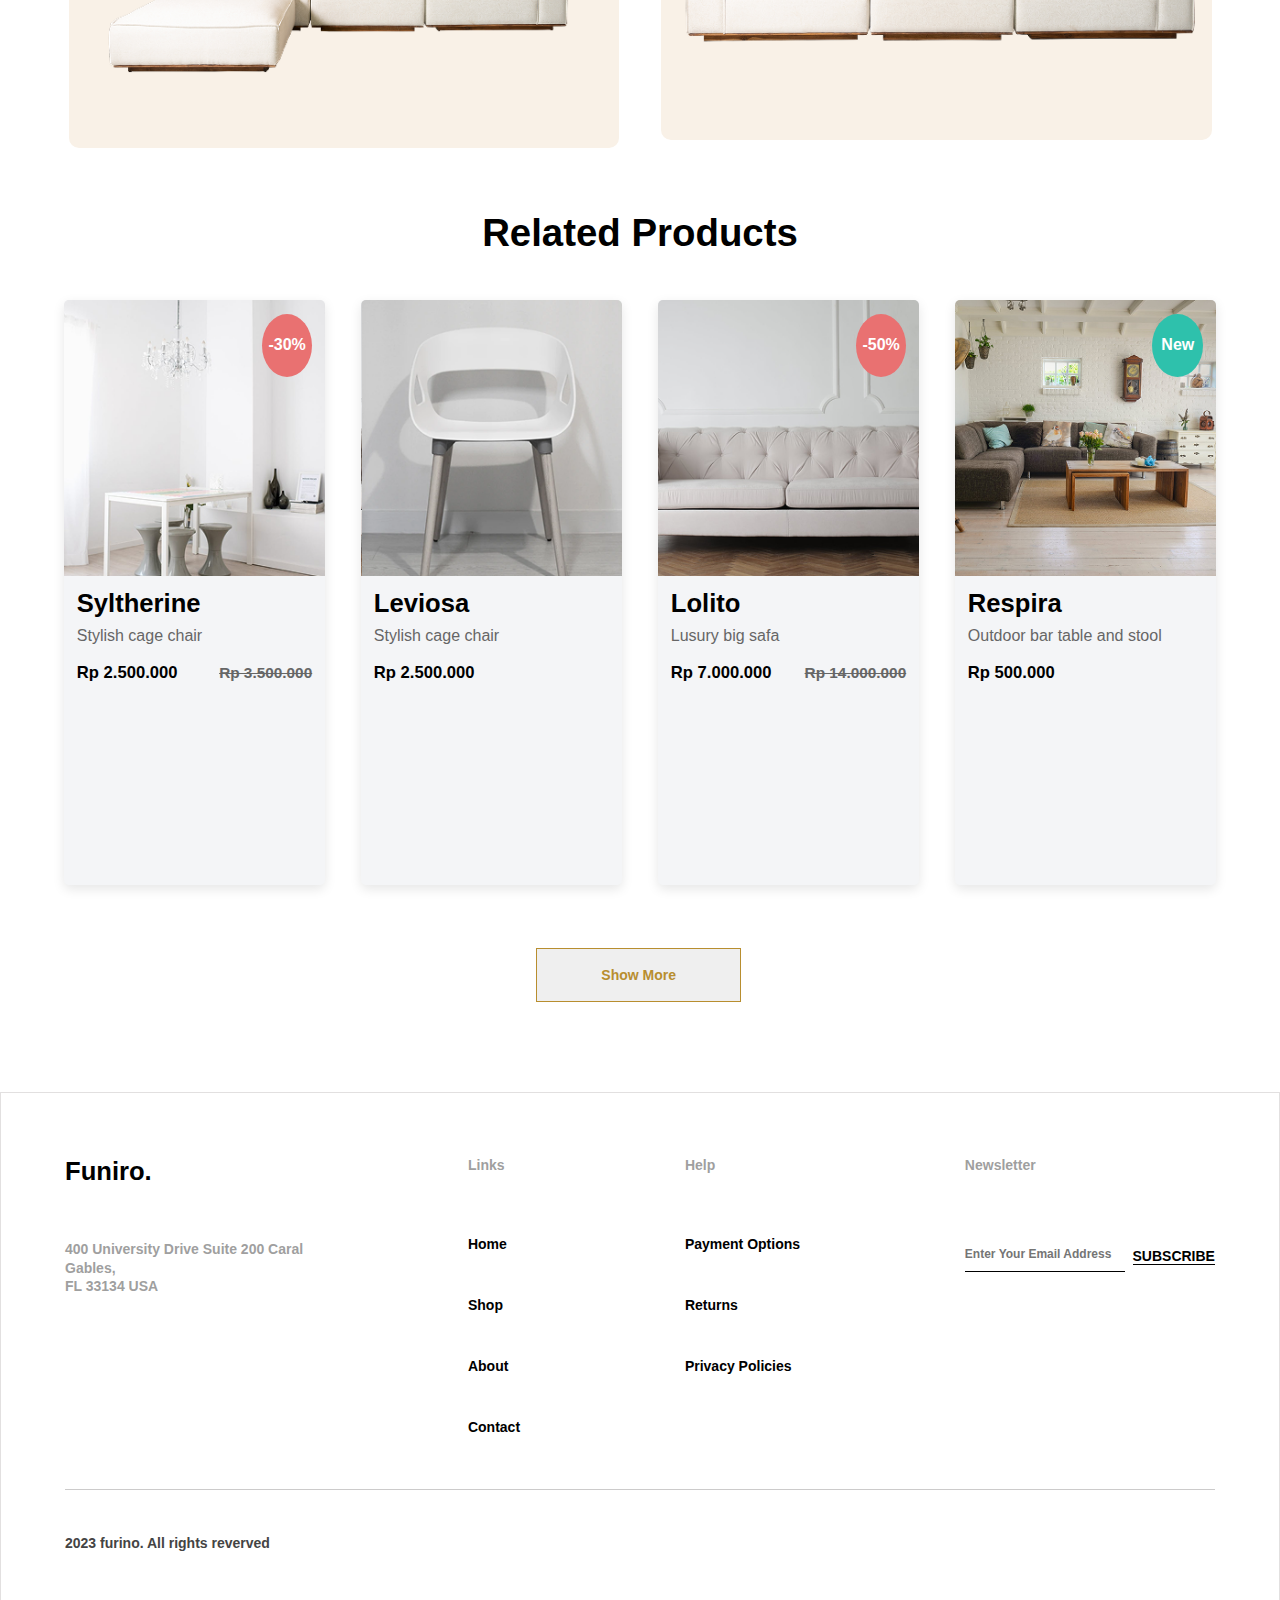
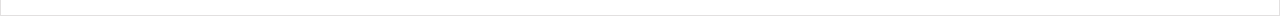
<file: singleProduct.html>
<!DOCTYPE html>
<html lang="en">
  <head>
    <meta charset="UTF-8" />
    <meta name="viewport" content="width=device-width, initial-scale=1.0" />
    <title>interior-landing-home-page</title>
    <link rel="stylesheet" href="home.css" />
    <link rel="stylesheet" href="singleProduct.css" />
    <link
      rel="stylesheet"
      href="https://cdnjs.cloudflare.com/ajax/libs/font-awesome/6.7.2/css/all.min.css"
      integrity="sha512-Evv84Mr4kqVGRNSgIGL/F/aIDqQb7xQ2vcrdIwxfjThSH8CSR7PBEakCr51Ck+w+/U6swU2Im1vVX0SVk9ABhg=="
      crossorigin="anonymous"
      referrerpolicy="no-referrer"
    />
  </head>
  <body>
    <div class="container">
      <!-- Header Section Starts Here -->
      <header class="header_section">
        <div class="logo">
          <img src="./img/logo.png" />
          <h1>Furnior</h1>
        </div>
        <nav class="nav_section">
          <ul class="nav_list">
            <li><a href="home.html" class="nav_link">Home</a></li>
            <li><a href="shop.html" class="nav_link">Shop</a></li>
            <li><a href="blog.html" class="nav_link">Blog</a></li>
            <li>
              <a href="singleProduct.html" class="nav_link">Single Product</a>
            </li>
            <li><a href="contact.html" class="nav_link">Contact</a></li>
          </ul>
        </nav>
        <div class="icon_section">
          <img src="./img/profile.png" />
          <img src="./img/search.png" />
          <img src="./img/love.png" />
          <a href="cart.html"><img src="./img/cart.png" /></a>
          <i class="fa-solid fa-bars"></i>
        </div>
      </header>
      <!-- Header Section Ends Here -->

      <!-- page section Starts Here -->
      <div class="page_section">
        <div class="pagination_section">
          <p>Home</p>
          <img src="./img/gaterthen.png" />
          <p>Shop</p>
          <img src="./img/gaterthen.png" />
          <div></div>
          <p>Asgaard sofa</p>
        </div>
      </div>
      <!-- page section Ends Here -->

      <!-- Single Product Section Starts Here -->
      <div class="single_product_img_section">
        <div class="img_section">
          <div class="main_img_section">
            <img src="./img/sofa1.png" />
          </div>
          <div class="sub_img_section">
            <img src="./img/sofa2.png" />
            <img src="./img/sofa3.png" />
            <img src="./img/sofa4.png" />
            <img src="./img/sofa5.png" />
          </div>
        </div>

        <div class="single_product_details_section">
          <h2>Asgaard sofa</h2>
          <p>Rs. 250,000.00</p>
          <div class="star">
            <img src="./img/star.png" />
            <div></div>
            <p>5 Customer Review</p>
          </div>
          <p>
            Setting the bar as one of the loudest speakers in its class, the
            <br />
            Kilburn is a compact, stout-hearted hero with a well-balanced <br />
            audio which boasts a clear midrange and extended highs for a <br />
            sound.
          </p>
          <p>Size</p>
          <div class="size_section">
            <p>L</p>
            <p style="color: black;">XL</p>
            <p>XS</p>
          </div>
          <p>Color</p>
          <div class="color_section">
            <div></div>
            <div></div>
            <div></div>
          </div>
          <div class="product_count_section">
            <div class="count">
              <p>-</p>
              <p style="color: black; font-size: 14px ;">1</p>
              <p>+</p>
            </div>
            <a href="cart.html">Add To Cart</a>
            <a href="singleProduct.html">+ Compare</a>
          </div>
          <div class="social_section">
            <div>
              <p>SKU</p>
              <p>Category</p>
              <p>Tags</p>
              <p>Share</p>
            </div>
            <div>
              <p>: SSOO1</p>
              <p>: Sofas</p>
              <p>: Sofa, Chair, Home, Shop</p>
              <div class="social_icon">
                : <img src="./img/facebook.png" />
                <img src="./img/linkedin.png" />
                <img src="./img/twitter.png" />
              </div>
            </div>
          </div>
        </div>
      </div>
      <!-- Single Product Section Ends Here -->

      <!-- Product Description Section Starts Here -->
      <div class="product_description_section">
        <div class="description_section">
          <h4>Description</h4>
          <h4>Additional Information</h4>
          <h4>Reviews [5]</h4>
        </div>
        <p>
          Embodying the raw, wayward spirit of rock ‘n’ roll, the Kilburn
          portable active stereo speaker takes the unmistakable look and <br />
          sound of Marshall, unplugs the chords, and takes the show on the road.
        </p>
        <p>
          Weighing in under 7 pounds, the Kilburn is a lightweight piece of
          vintage styled engineering. Setting bar as one of the loudest <br>
          speakers in its class, the Kilburn is as  compact, stout-hearted hero
          with a well-balanced audio which boasts a clear midrange <br> and extended
          highs for a sound that is both articulate and pronounced. The analogue
          knobs allow you t  fine tune the controls <br> to your personal preferences
          while the guitar-influenced leather strap enables easy and stylish
          travel.
        </p>
        <div class="cloud_sofa_section">
          <img src="./img/Cloud sofa 1.png">
          <img src="./img/Cloud sofa 2.png">
        </div>
      </div>
      <!-- Product Description Section Ends Here -->

      <!-- Product Section Starts Here -->
      <div class="product_section single_product_section">
        <h1>Related Products</h1>
        <div class="two_all_product_section">
          <div class="all_product_section">
            <div class="all_product">
              <div class="product_img">
                <img src="./img/image1.png" />
              </div>
              <div class="product_details">
                <h2>Syltherine</h2>
                <p>Stylish cage chair</p>
                <div class="product_price">
                  <div class="new_price">
                    <h3>Rp 2.500.000</h3>
                  </div>
                  <div class="old_price">
                    <h3><strike>Rp 3.500.000</strike></h3>
                  </div>
                </div>
              </div>
              <div class="product_discunt">
                <p>-30%</p>
              </div>
              <div class="all_product_overlay">
                <button><a href="cart.html">Add to cart</a></button>
                <div class="share_like_icon">
                  <p><img src="./img/share.png" />share</p>
                  <p><img src="./img/compare.png" />Compare</p>
                  <p><img src="./img/like.png" />Like</p>
                </div>
              </div>
            </div>
            <div class="all_product">
              <div class="product_img">
                <img src="./img/image2.png" />
              </div>
              <div class="product_details">
                <h2>Leviosa</h2>
                <p>Stylish cage chair</p>
                <div class="product_price">
                  <div class="new_price">
                    <h3>Rp 2.500.000</h3>
                  </div>
                </div>
              </div>
              <div class="all_product_overlay">
                <button><a href="cart.html">Add to cart</a></button>
                <div class="share_like_icon">
                  <p><img src="./img/share.png" />share</p>
                  <p><img src="./img/compare.png" />Compare</p>
                  <p><img src="./img/like.png" />Like</p>
                </div>
              </div>
            </div>
            <div class="all_product">
              <div class="product_img">
                <img src="./img/image3.png" />
              </div>
              <div class="product_details">
                <h2>Lolito</h2>
                <p>Lusury big safa</p>
                <div class="product_price">
                  <div class="new_price">
                    <h3>Rp 7.000.000</h3>
                  </div>
                  <div class="old_price">
                    <h3><strike>Rp 14.000.000</strike></h3>
                  </div>
                </div>
              </div>
              <div class="product_discunt">
                <p>-50%</p>
              </div>
              <div class="all_product_overlay">
                <button><a href="cart.html">Add to cart</a></button>
                <div class="share_like_icon">
                  <p><img src="./img/share.png" />share</p>
                  <p><img src="./img/compare.png" />Compare</p>
                  <p><img src="./img/like.png" />Like</p>
                </div>
              </div>
            </div>
            <div class="all_product">
              <div class="product_img">
                <img src="./img/image4.png" />
              </div>
              <div class="product_details">
                <h2>Respira</h2>
                <p>Outdoor bar table and stool</p>
                <div class="product_price">
                  <div class="new_price">
                    <h3>Rp 500.000</h3>
                  </div>
                </div>
              </div>
              <div class="new_product">
                <p>New</p>
              </div>
              <div class="all_product_overlay">
                <button><a href="cart.html">Add to cart</a></button>
                <div class="share_like_icon">
                  <p><img src="./img/share.png" />share</p>
                  <p><img src="./img/compare.png" />Compare</p>
                  <p><img src="./img/like.png" />Like</p>
                </div>
              </div>
            </div>
          </div>
        </div>
        <button class="show_more_btn">Show More</button>
      </div>
      <!-- Product Section Ends Here -->

      <!-- Footer Section Starts Here -->
      <footer class="footer_section">
        <div class="footer_top_section">
          <div class="footer_four_section">
            <h2>Funiro.</h2>
            <p>
              400 University Drive Suite 200 Caral <br />
              Gables, <br />
              FL 33134 USA
            </p>
          </div>
          <div class="footer_four_section">
            <p>Links</p>
            <p>Home</p>
            <p>Shop</p>
            <p>About</p>
            <p>Contact</p>
          </div>
          <div class="footer_four_section">
            <p>Help</p>
            <p>Payment Options</p>
            <p>Returns</p>
            <p>Privacy Policies</p>
          </div>
          <div class="footer_four_section">
            <p>Newsletter</p>
            <div>
              <input
                type="email"
                placeholder="Enter Your Email Address"
              /><br />
              <span class="subscribe_btn">Subscribe</span>
            </div>
          </div>
        </div>

        <div class="footer_bottom_section">
          <p>2023 furino. All rights reverved</p>
        </div>
      </footer>
      <!-- Footer Section Ends Here -->
    </div>
  </body>
</html>
</file>
<file: home.css>
* {
  margin: 0;
  padding: 0;
  box-sizing: border-box;
  font-family: Arial, Helvetica, sans-serif;
}
html,
body {
  width: 100%;
  height: auto;
  scroll-behavior: smooth;
}

/* Header Section Starts Here */
.header_section {
  padding: 1vh 5vw;
  display: flex;
  justify-content: space-between;
  align-items: center;
}

.logo {
  display: flex;
  justify-content: center;
  align-items: center;
  gap: 1vw;
}

.logo img {
  width: 10vw;
}

.logo h1 {
  margin-top: 0.4vh;
  font-size: 7vw;
}

.nav_list {
  display: none;
}

.icon_section {
  display: flex;
  justify-content: center;
  align-items: center;
  gap: 2.5vw;
}

.icon_section img {
  width: 6vw;
}

.icon_section a {
  margin-top: 0.3vh;
}

.icon_section i {
  font-size: 6vw;
}
/* Header Section Ends Here */

/* Hero Section Starts Here */
.hero_section {
  position: relative;
  display: flex;
  flex-direction: column;
}

.hero_img img {
  width: 100%;
}

.hero_content {
  background-color: #fff3e3;
  position: absolute;
  top: 95%;
  left: 0%;
  padding: 5vw;
}

.hero_content p:nth-child(1) {
  font-size: 18px;
  font-weight: 900;
  letter-spacing: 0.5vw;
}

.hero_heading {
  text-align: left;
  font-size: 11vw;
  padding: 0.4vh 0 1vh;
  font-weight: 900;
  color: #b88e2f;
}

.hero_content p:nth-child(3) {
  font-size: 18px;
  font-weight: 550;
  padding-bottom: 1vh;
}

.home_page_btn {
  background-color: #b88e2f;
  color: white;
  border: none;
  outline: none;
  padding: 1.3vh 7vw;
  font-size: 18px;
  font-weight: 700;
  text-transform: uppercase;
}
/* Hero Section Ends Here */

/* Main Section Starts Here */
.main_section {
  margin-top: 35vh;
}

.main_content_section {
  text-align: center;
  padding: 0 5vw;
}
.main_content_section h1 {
  font-weight: 800;
}

.main_content_section p {
  font-size: 18px;
  font-weight: 600;
  color: #666666;
}

.main_img_section {
  padding: 5vw;
}

.main_img_section img {
  width: 100%;
}

.main_img_section p {
  font-size: 24px;
  font-weight: 700;
  text-align: center;
  padding: 1vh 0;
}
/* Main Section Ends Here */

/* Product Section Starts Here */
.product_section {
  padding: 2vh 5vw;
}

.product_section h1 {
  text-align: center;
  padding-bottom: 2vh;
  font-size: 10vw;
}

.two_all_product_section {
  display: flex;
  flex-direction: column;
  gap: 3vh;
}

.all_product_section {
  display: flex;
  flex-direction: column;
  gap: 3vh;
}

.all_product {
  width: 100%;
  background-color: #f4f5f7;
  box-shadow: rgba(0, 0, 0, 0.35) 0px 5px 15px;
  border-radius: 5px;
  position: relative;
}

.product_img img {
  width: 100%;
  border-top-left-radius: 5px;
  border-top-right-radius: 5px;
}

.product_details {
  padding: 1vh 3vw;
}

.product_details h2 {
  font-size: 7vw;
}

.product_details p {
  color: #666666;
  font-size: 22px;
  padding: 1vh 0;
}

.product_price {
  display: flex;
  justify-content: space-between;
  align-items: center;
}

.old_price h3 {
  color: #666666;
}

.product_discunt {
  position: absolute;
  top: 1vh;
  right: 2vw;
  z-index: 999;
  background-color: #e97171;
  color: #ffffff;
  font-weight: 700;
  padding: 2vh 2vw;
  border-radius: 50%;
}

.new_product {
  position: absolute;
  top: 1vh;
  right: 2vw;
  z-index: 999;
  background-color: #2ec1ac;
  color: #ffffff;
  font-weight: 700;
  padding: 2vh 2.8vw;
  border-radius: 50%;
}

.all_product_overlay {
  position: absolute;
  top: 0;
  left: 0;
  z-index: 9999;
  background-color: black;
  width: 100%;
  height: 100%;
  border-radius: 5px;
  opacity: 0.7;
  transition: all linear 0.3s;
  display: none;
}

.all_product:hover .all_product_overlay {
  display: block;
}

.all_product_overlay button {
  font-size: 20px;
  font-weight: 700;
  color: #b88e2f;
  background-color: white;
  padding: 1vh 8vw;
  z-index: 99999;
  position: relative;
  top: 37%;
  left: 28%;
}

.share_like_icon {
  color: white;
  display: flex;
  justify-content: space-between;
  align-items: center;
  padding: 14vw;
  z-index: 99999;
  position: relative;
  font-size: 20px;
  font-weight: 700;
  top: 30%;
}

.share_like_icon img {
  padding-right: 1vw;
}

.show_more_btn {
  font-size: 20px;
  font-weight: 700;
  padding: 1vh 10vw;
  color: #b88e2f;
  border: none;
  outline: none;
  border: 2px solid #b88e2f;
  position: relative;
  top: 3.5vh;
  left: 24%;
  margin-bottom: 1.5vh;
}
/* Product Section Ends Here */

/* Room Section Starts Here */
.room_section {
  padding: 5vw;
}

.room_content h1 {
  font-size: 9vw;
  font-weight: 900;
  text-align: left;
}

.room_content p {
  padding: 1vh 0 2vh;
}

.room_content button {
  margin-bottom: 2vh;
}

.room_image img {
  width: 100%;
}

.room1 {
  margin-bottom: 1vh;
  position: relative;
}

.room1 div {
  position: absolute;
  bottom: 5vh;
  left: 5vw;
  background-color: #ffffffb8;
  opacity: 0.7;
  z-index: 9999;
  padding: 3vh 3vw;
}

.room1 button {
  background-color: #b88e2f;
  position: absolute;
  bottom: 5vh;
  left: 55vw;
  padding: 1vh 3vw;
  font-size: 20px;
  color: white;
  border: none;
  outline: none;
}
/* Room Section Ends Here */

/* Furniture Section Starts Here */
.furniture_content p,
h1 {
  text-align: center;
}

.forniture_img {
  padding: 5vw;
}

.forniture_img img {
  width: 100%;
  margin-bottom: 1.5vh;
}

.furniture_img_1,
.furniture_img_4,
.furniture_img_5 {
  display: none;
}
/* Furniture Section Ends Here */

/* Footer Section Starts Here */
.footer_section {
  display: flex;
  flex-direction: column;
  margin: 0 5vw 5vh;
  padding: 5vw;
  border: 1px solid rgb(122, 122, 122);
}

.footer_top_section {
  display: flex;
  flex-direction: column;
}

.footer_four_section h2 {
  font-size: 8vw;
}

.footer_four_section:nth-child(1) p {
  font-size: 18px;
  font-weight: 700;
  color: #9f9f9f;
  line-height: 1.3;
  padding: 2vh 0 3vh;
}

.footer_four_section:nth-child(2) p:nth-child(1) {
  color: #9f9f9f;
}

.footer_four_section:nth-child(2) p {
  font-size: 18px;
  font-weight: 700;
  padding-bottom: 2vh;
}

.footer_four_section:nth-child(2) p:nth-child(5) {
  padding-bottom: 4vh;
}

.footer_four_section:nth-child(3) p:nth-child(1) {
  color: #9f9f9f;
}

.footer_four_section:nth-child(3) p {
  font-size: 18px;
  font-weight: 700;
  padding-bottom: 2vh;
}

.footer_four_section:nth-child(3) p:nth-child(4) {
  padding-bottom: 4vh;
}

.footer_four_section:nth-child(4) p:nth-child(1) {
  color: #9f9f9f;
}

.footer_four_section:nth-child(4) p {
  font-size: 18px;
  font-weight: 700;
  padding-bottom: 2vh;
}

.footer_four_section:nth-child(4) input {
  width: 100%;
  height: 4vh;
  font-size: 18px;
  border: none;
  outline: none;
  border-bottom: 2px solid black;
  margin-bottom: 1vh;
}

.subscribe_btn {
  border-bottom: 2px solid black;
  font-size: 18px;
  font-weight: 700;
  text-transform: uppercase;
}

.footer_bottom_section {
  border-top: 1px solid rgb(122, 122, 122);
  margin-top: 2vh;
  padding-top: 2vh;
  font-size: 18px;
  font-weight: 700;
  color: rgb(68, 68, 68);
}
/* Footer Section Ends Here */

/* Responsive Media Screen and (min-width: 992px) Starts Here */
@media screen and (min-width: 992px) {
  /* Header Section Starts Here */
  .logo img {
    width: 5vw;
  }

  .logo h1 {
    font-size: 3.5vw;
    margin-left: -1vw;
  }

  .nav_list {
    display: flex;
    justify-content: center;
    align-items: center;
    gap: 3vw;
    list-style: none;
  }

  .nav_link {
    text-decoration: none;
    color: black;
    font-size: 16px;
    font-weight: 700;
  }

  .icon_section img {
    width: 2.5vw;
    margin: -0.5vw;
  }

  .icon_section a {
    margin-top: 0.3vh;
  }

  .icon_section i {
    display: none;
  }
  /* Header Section Ends Here */

  /* Hero Section Starts Here */
  .hero_img {
    position: relative;
  }

  .hero_content {
    width: 50vw;
    height: 70vh;
    background-color: #fff3e3;
    position: absolute;
    top: 20vh;
    margin-left: 45vw;
    padding: 5vw;
  }

  .hero_content p:nth-child(1) {
    font-size: 16px;
    font-weight: 800;
    letter-spacing: 0.4vw;
  }

  .hero_heading {
    text-align: left;
    font-size: 4vw;
    padding: 0vh 0 1.5vh;
    font-weight: 900;
    color: #b88e2f;
  }

  .hero_content p:nth-child(3) {
    font-size: 16px;
    font-weight: 500;
    padding-bottom: 3vh;
  }

  .home_page_btn {
    background-color: #b88e2f;
    color: white;
    border: none;
    outline: none;
    padding: 2.5vh 3.5vw;
    font-size: 16px;
    font-weight: 700;
    text-transform: uppercase;
  }
  /* Hero Section Ends Here */

  /* Main Section Starts Here */
  .main_section {
    margin-top: 5vh;
  }

  .main_content_section {
    text-align: center;
    padding: 0 5vw;
  }
  .main_content_section h1 {
    font-weight: 700;
    padding-bottom: 1.5vh;
  }

  .main_content_section p {
    font-size: 16px;
    font-weight: 600;
    color: #666666;
  }

  .main_img_section {
    padding: 5vw;
    display: flex;
    justify-content: center;
    align-items: center;
  }

  .main_img_section div {
    display: flex;
    flex-direction: column;
    justify-content: center;
    align-items: center;
  }

  .main_img_section img {
    width: 95%;
  }

  .main_img_section p {
    font-size: 20px;
    font-weight: 700;
  }
  /* Main Section Ends Here */

  /* Product Section Starts Here */
  .product_section h1 {
    text-align: center;
    margin: -8vh 0 3vh;
    font-size: 4vw;
  }

  .two_all_product_section {
    display: flex;
    flex-direction: column;
    gap: 3vh;
  }

  .all_product_section {
    display: flex;
    flex-direction: row;
    justify-content: center;
    align-items: center;
    gap: 2vh;
  }

  .all_product {
    width: 25%;
    height: 70vh;
    background-color: #f4f5f7;
    box-shadow: rgba(0, 0, 0, 0.35) 0px 5px 15px;
    border-radius: 5px;
    position: relative;
  }

  .product_img img {
    width: 100%;
    border-top-left-radius: 5px;
    border-top-right-radius: 5px;
  }

  .product_details {
    padding: 1vh 1vw;
  }

  .product_details h2 {
    font-size: 2vw;
  }

  .product_details p {
    color: #666666;
    font-size: 16px;
    padding: 1vh 0 2vh;
  }

  .product_price {
    display: flex;
    justify-content: space-between;
    align-items: center;
  }

  .new_price h3 {
    font-size: 1.5vw;
  }

  .old_price h3 {
    color: #666666;
    font-size: 1.5vw;
  }

  .product_discunt {
    position: absolute;
    top: 1.5vh;
    right: 1vw;
    z-index: 999;
    background-color: #e97171;
    color: #ffffff;
    font-weight: 700;
    padding: 3vh 0.5vw;
    border-radius: 50%;
  }

  .new_product {
    position: absolute;
    top: 1.5vh;
    right: 1vw;
    z-index: 999;
    background-color: #2ec1ac;
    color: #ffffff;
    font-weight: 700;
    padding: 3vh 0.7vw;
    border-radius: 50%;
  }

  .all_product_overlay {
    position: absolute;
    top: 0;
    left: 0;
    z-index: 9999;
    background-color: black;
    width: 100%;
    height: 100%;
    border-radius: 5px;
    opacity: 0.6;
    transition: all linear 0.3s;
    display: none;
  }

  .all_product:hover .all_product_overlay {
    display: block;
  }

  .all_product_overlay button {
    font-size: 16px;
    font-weight: 700;
    color: #b88e2f;
    background-color: rgb(255, 255, 255);
    padding: 1vh 2vw;
    z-index: 99999;
    position: relative;
    top: 30%;
    left: 22%;
  }

  .share_like_icon {
    color: white;
    display: flex;
    justify-content: space-between;
    align-items: center;
    z-index: 99999;
    position: relative;
    font-size: 16px;
    font-weight: 700;
    top: -10%;
    left: -56%;
    text-align: center;
  }

  .share_like_icon p {
    font-size: 16px;
    margin: 0.7vw;
  }

  .share_like_icon img {
    padding-right: 1vw;
  }

  .show_more_btn {
    font-size: 18px;
    font-weight: 700;
    padding: 1.5vh 5vw;
    color: #b88e2f;
    border: none;
    outline: none;
    border: 2px solid #b88e2f;
    position: relative;
    top: 6vh;
    left: 39%;
    margin-bottom: 10vh;
  }
  /* Product Section Ends Here */

  /* Room Section Starts Here */
  .room_section {
    padding: 5vw;
    display: flex;
    justify-content: center;
    align-items: center;
    gap: 1.5vw;
    background-color: #ebe7e47a;
  }

  .room_content h1 {
    font-size: 3vw;
    font-weight: 700;
    text-align: left;
  }

  .room_content p {
    padding: 2vh 0 3vh;
    font-size: 15px;
  }

  .room_content button {
    margin-bottom: 2vh;
  }

  .room_image {
    display: flex;
    justify-content: center;
    align-items: center;
    gap: 1.5vw;
  }

  .room_image img {
    width: 28vw;
    height: 95vh;
  }

  .room1 {
    margin-bottom: 1vh;
    position: relative;
  }

  .room1 div {
    position: absolute;
    bottom: 3vh;
    left: 1vw;
    background-color: #ffffffb8;
    opacity: 0.8;
    z-index: 9999;
    padding: 2vh 2vw;
  }

  .room1 div h1 {
    font-size: 2vw;
  }

  .room1 div p {
    font-size: 1.3vw;
  }

  .room1 button {
    background-color: #b88e2f;
    position: absolute;
    bottom: 3vh;
    left: 16.3vw;
    padding: 1vh 1vw;
    font-size: 20px;
    color: white;
    border: none;
    outline: none;
  }
  /* Room Section Ends Here */

  /* Furniture Section Starts Here */
  .furniture_content p,
  h1 {
    text-align: center;
  }

  .furniture_content p {
    padding-top: 10vh;
  }

  .forniture_img {
    padding: 0 0;
    display: flex;
    flex-direction: column;
    margin-bottom: 120vh;
  }

  .forniture_image_1 {
    display: flex;
    justify-content: center;
    align-items: center;
    position: relative;
  }

  .forniture_image_2 {
    display: flex;
    justify-content: center;
    align-items: center;
    position: relative;
  }

  .forniture_img img {
    width: 10vw;
    margin-bottom: 1.5vh;
  }

  .forniture_image_1 img:nth-child(1) {
    width: 5vw;
    height: 50vh;
    position: absolute;
    top: 0;
    left: 0;
  }

  .forniture_image_1 img:nth-child(2) {
    width: 31vw;
    height: 41vh;
    position: absolute;
    top: 9vh;
    left: 6vw;
  }

  .forniture_image_1 img:nth-child(3) {
    width: 20vw;
    height: 60vh;
    position: absolute;
    top: 20vh;
    left: 38vw;
  }

  .forniture_image_1 img:nth-child(4) {
    width: 20vw;
    height: 55vh;
    position: absolute;
    top: 15vh;
    left: 59vw;
  }

  .forniture_image_1 img:nth-child(5) {
    width: 20vw;
    height: 65vh;
    position: absolute;
    top: 5vh;
    right: 0;
  }

  .forniture_image_2 img:nth-child(1) {
    width: 12vw;
    height: 50vh;
    position: absolute;
    top: 52vh;
    left: 0;
  }

  .forniture_image_2 img:nth-child(2) {
    width: 24vw;
    height: 35vh;
    position: absolute;
    top: 52vh;
    left: 13vw;
  }

  .forniture_image_2 img:nth-child(3) {
    width: 12vw;
    height: 35vh;
    position: absolute;
    top: 72vh;
    left: 59vw;
  }

  .forniture_image_2 img:nth-child(4) {
    width: 22vw;
    height: 29vh;
    position: absolute;
    top: 72vh;
    left: 72vw;
  }

  .furniture_img_1,
  .furniture_img_4,
  .furniture_img_5 {
    display: block;
  }
  /* Furniture Section Ends Here */

  /* Footer Section Starts Here */
  .footer_section {
    display: flex;
    flex-direction: column;
    margin: 0 0vw 0vh;
    padding: 5vw;
    border: 1px solid rgb(226, 224, 224);
  }

  .footer_top_section {
    display: flex;
    flex-direction: row;
    justify-content: space-between;
  }

  .footer_four_section h2 {
    font-size: 2vw;
  }

  .footer_four_section:nth-child(1) p {
    font-size: 14px;
    font-weight: 600;
    color: #9f9f9f;
    line-height: 1.3;
    padding: 6vh 0 0vh;
  }

  .footer_four_section:nth-child(2) p:nth-child(1) {
    color: #9f9f9f;
    font-size: 14px;
    padding-bottom: 7vh;
  }

  .footer_four_section:nth-child(2) p {
    font-size: 14px;
    font-weight: 600;
    padding-bottom: 5vh;
  }

  .footer_four_section:nth-child(2) p:nth-child(5) {
    padding-bottom: 4vh;
  }

  .footer_four_section:nth-child(3) p:nth-child(1) {
    color: #9f9f9f;
    font-size: 14px;
    padding-bottom: 7vh;
  }

  .footer_four_section:nth-child(3) p {
    font-size: 14px;
    font-weight: 600;
    padding-bottom: 5vh;
  }

  .footer_four_section:nth-child(3) p:nth-child(4) {
    padding-bottom: 4vh;
  }

  .footer_four_section:nth-child(4) p:nth-child(1) {
    color: #9f9f9f;
    font-size: 14px;
    padding-bottom: 7vh;
  }

  .footer_four_section:nth-child(4) p {
    font-size: 14px;
    font-weight: 600;
    padding-bottom: 5vh;
  }

  .footer_four_section div {
    display: flex;
    justify-content: space-between;
    align-items: center;
    gap: 0.3vw;
  }

  .footer_four_section:nth-child(4) input {
    width: 100%;
    height: 4vh;
    font-size: 12px;
    font-weight: 700;
    border: none;
    outline: none;
    border-bottom: 1px solid black;
    margin-bottom: 1vh;
  }

  .subscribe_btn {
    border-bottom: 1px solid black;
    font-size: 14px;
    font-weight: 600;
    text-transform: uppercase;
    margin-top: -0.5vh;
  }

  .footer_bottom_section {
    border-top: 1px solid rgb(204, 203, 203);
    margin-top: 2vh;
    padding-top: 5vh;
    font-size: 14px;
    font-weight: 600;
    color: rgb(68, 68, 68);
  }
  /* Footer Section Ends Here */
}
/* Responsive Media Screen and (min-width: 992px) Ends Here */

/* Responsive Media Screen and (min-width: 1200px) Starts Here */
@media screen and (min-width: 1200px) {
  /* Header Section Starts Here */
  .logo img {
    width: 3.5vw;
  }

  .logo h1 {
    font-size: 2.4vw;
    margin-left: -1vw;
  }

  .nav_list {
    display: flex;
    justify-content: center;
    align-items: center;
    gap: 3vw;
    list-style: none;
  }

  .nav_link {
    text-decoration: none;
    color: black;
    font-size: 16px;
    font-weight: 700;
  }

  .icon_section img {
    width: 1.7vw;
    margin: -0.8vw;
  }

  .icon_section a {
    margin-top: -2vh;
  }

  .icon_section i {
    display: none;
  }
  /* Header Section Ends Here */

  /* Hero Section Starts Here */
  .hero_img {
    position: relative;
  }

  .hero_content {
    width: 45vw;
    height: 60vh;
    border-radius: 10px;
    background-color: #fff3e3;
    position: absolute;
    top: 25vh;
    margin-left: 50vw;
    padding: 5vw;
  }

  .hero_content p:nth-child(1) {
    font-size: 14px;
    font-weight: 600;
    letter-spacing: 0.2vw;
  }

  .hero_heading {
    text-align: left;
    font-size: 3.5vw;
    padding: 2vh 0 3vh;
    font-weight: 700;
    color: #b88e2f;
  }

  .hero_content p:nth-child(3) {
    font-size: 14px;
    font-weight: 600;
    color: rgb(73, 73, 73);
    padding-bottom: 4vh;
  }

  .home_page_btn {
    background-color: #b88e2f;
    color: white;
    border: none;
    outline: none;
    padding: 3vh 4vw;
    font-size: 14px;
    font-weight: 600;
    text-transform: uppercase;
  }
  /* Hero Section Ends Here */

  /* Main Section Starts Here */
  .main_section {
    margin-top: 5vh;
  }

  .main_content_section {
    text-align: center;
    padding: 0 5vw;
  }
  .main_content_section h1 {
    font-weight: 700;
    padding-bottom: 1.5vh;
  }

  .main_content_section p {
    font-size: 16px;
    font-weight: 600;
    color: #666666;
  }

  .main_img_section {
    padding: 4vw;
    display: flex;
    justify-content: center;
    align-items: center;
    gap: 2vw;
  }

  .main_img_section div {
    display: flex;
    flex-direction: column;
    justify-content: center;
    align-items: center;
  }

  .main_img_section img {
    width: 100%;
  }

  .main_img_section p {
    font-size: 20px;
    font-weight: 700;
  }
  /* Main Section Ends Here */

  /* Product Section Starts Here */
  .product_section h1 {
    text-align: center;
    margin: -8vh 0 3vh;
    font-size: 3vw;
  }

  .two_all_product_section {
    display: flex;
    flex-direction: column;
    gap: 4vh;
  }

  .all_product_section {
    display: flex;
    flex-direction: row;
    justify-content: center;
    align-items: center;
    gap: 4vh;
  }

  .all_product {
    width: 25%;
    height: 65vh;
    background-color: #f4f5f7;
    box-shadow: rgba(0, 0, 0, 0.1) 0px 4px 12px;
    border-radius: 5px;
    position: relative;
  }

  .product_img img {
    width: 100%;
    border-top-left-radius: 5px;
    border-top-right-radius: 5px;
  }

  .product_details {
    padding: 1vh 1vw;
  }

  .product_details h2 {
    font-size: 2vw;
  }

  .product_details p {
    color: #666666;
    font-size: 16px;
    padding: 1vh 0 2vh;
  }

  .product_price {
    display: flex;
    justify-content: space-between;
    align-items: center;
  }

  .new_price h3 {
    font-size: 1.3vw;
  }

  .old_price h3 {
    color: #666666;
    font-size: 1.2vw;
  }

  .product_discunt {
    position: absolute;
    top: 1.5vh;
    right: 1vw;
    z-index: 999;
    background-color: #e97171;
    color: #ffffff;
    font-weight: 700;
    padding: 2.5vh 0.5vw;
    border-radius: 50%;
  }

  .new_product {
    position: absolute;
    top: 1.5vh;
    right: 1vw;
    z-index: 999;
    background-color: #2ec1ac;
    color: #ffffff;
    font-weight: 700;
    padding: 2.5vh 0.7vw;
    border-radius: 50%;
  }

  .all_product_overlay {
    position: absolute;
    top: 0;
    left: 0;
    z-index: 9999;
    background-color: black;
    width: 100%;
    height: 100%;
    border-radius: 5px;
    opacity: 0.8;
    display: none;
  }

  .all_product:hover .all_product_overlay {
    display: block;
  }

  .all_product_overlay button {
    font-size: 14px;
    font-weight: 600;
    background-color: rgb(255, 255, 255);
    padding: 1vh 2vw;
    z-index: 99999999;
    position: relative;
    top: 30%;
    left: 26%;
  }

  .all_product_overlay button a {
    text-decoration: none;
    color: #b88e2f;
  }

  .share_like_icon {
    color: white;
    display: flex;
    justify-content: space-between;
    align-items: center;
    z-index: 99999;
    position: relative;
    font-size: 14px;
    font-weight: 600;
    top: -15%;
    left: -49%;
    text-align: center;
  }

  .share_like_icon p {
    font-size: 14px;
    margin: 0.7vw;
  }

  .share_like_icon img {
    padding-right: 1vw;
  }

  .show_more_btn {
    font-size: 14px;
    font-weight: 600;
    padding: 2vh 5vw;
    color: #b88e2f;
    border: none;
    outline: none;
    border: 1px solid #b88e2f;
    position: relative;
    top: 7vh;
    left: 41%;
    margin-bottom: 15vh;
  }
  /* Product Section Ends Here */

  /* Room Section Starts Here */
  .room_section {
    padding: 5vw 4vw;
    display: flex;
    justify-content: center;
    align-items: center;
    gap: 1.5vw;
    background-color: #ebe7e47a;
  }

  .room_content h1 {
    font-size: 3vw;
    font-weight: 600;
    text-align: left;
  }

  .room_content p {
    padding: 2vh 0 5vh;
    font-size: 15px;
  }

  .room_content button {
    margin-bottom: 2vh;
    font-size: 14px;
    font-weight: 700;
    padding: 1vw 2.4vw;
    text-transform: capitalize;
  }

  .room_image {
    display: flex;
    justify-content: center;
    align-items: center;
    gap: 1.5vw;
  }

  .room_image img {
    width: 28vw;
    height: 95vh;
  }

  .room1 {
    margin-bottom: 1vh;
    position: relative;
  }

  .room1 div {
    position: absolute;
    bottom: 3vh;
    left: 1vw;
    background-color: #ffffffb8;
    opacity: 0.8;
    z-index: 9999;
    padding: 2vh 2vw;
  }

  .room1 div h1 {
    font-size: 2vw;
  }

  .room1 div p {
    font-size: 1.3vw;
  }

  .room1 button {
    background-color: #b88e2f;
    position: absolute;
    bottom: 3vh;
    left: 16.3vw;
    padding: 1vh 1vw;
    font-size: 14px;
    color: white;
    border: none;
    outline: none;
  }
  /* Room Section Ends Here */
}
/* Responsive Media Screen and (min-width: 1200px) Ends Here */
</file>
<file: shop.css>
*{
    margin: 0;
    padding: 0;
    box-sizing: border-box;
    font-family: Arial, Helvetica, sans-serif;
}
html , body{
    width: 100%;
    height: auto;
    scroll-behavior: smooth;
}

/* Shop Hero Section Starts Here */

.shop_hero_img {
    width: 100%;
    position: relative;
}

.shop_hero_img img {
    width: 100%;
}

.shop_hero_content {
    position: absolute;
    top: 35%;
    left: 50%;
    transform: translate(-50%, -50%);
}

.shop_hero_content h1 {
    font-size: 3vw;
    padding-bottom: 1vh;
}

.shop_hero_content p {
    font-size: 16px;
    text-align: center;
}

.shop_hero_content img {
    width: 0.5vw;
    margin: 0 0.1vw;
}

/* Shop Hero Section Ends Here */


/* Shop Hero Bottom Section Starts Here */

.shop_botttm_section {
    margin-top: -1vh;
    display: flex;
    justify-content: space-between;
    align-items: center;
    padding: 3vh 6vw;
    background-color: #F9F1E7;
}

.shop_bottom_left_section {
    display: flex;
    justify-content: space-between;
    align-items: center;
    gap: 2vw;
}

.shop_bottom_left_section img {
    width: 1.5vw;
}

.shop_bottom_left_section div {
    background-color: rgb(182, 179, 179);
    width: 0.1vw;
    height: 5vh;
}

.shop_bottom_left_section p {
    font-size: 15px;
}

.shop_bottom_right_section {
    display: flex;
    justify-content: space-between;
    align-items: center;
    gap: 2vw;
}

.shop_bottom_right_section label {
    font-size: 15px;
}

.shop_bottom_right_section div {
    display: flex;
    justify-content: space-between;
    align-items: center;
    gap: 1vw;
}

.shop_bottom_right_section input {
    width: 3.4vw;
    padding: 2.5vh 1vw;
    border: none;
    outline: none;
    color: rgb(160, 158, 158);
}

.shop_bottom_right_section div:nth-child(2) input {
    width: 9vw;
}

::placeholder {
    color: rgb(160, 158, 158);
    font-size: 15px;
}

/* Shop Hero Bottom Section Ends Here */


.product_button_section {
    display: flex;
    justify-content: center;
    align-items: center;
    padding: 6vh 0;
    gap: 1.6vw;
}

.product_button_section button {
    padding: 2vh 1.2vw;
    border: none;
    outline: none;
    border-radius: 5px;
    background-color: #F9F1E7;
    font-weight: 500;
}

/* Shop Quality Section Starts Hero */
.shop_quality_section {
    display: flex;
    justify-content: space-between;
    align-items: center;
    padding: 12vh 10vw;
    background-color: #F9F1E7;
}

.shop_quality_content {
    display: flex;
    justify-content: space-between;
    align-items: center;
    gap: 1vw;
}

.shop_quality_content img {
    width: 2.6vw;
}

.shop_quality_content div h3 {
    font-size: 1.3vw;
    margin-top: 0.4vh;
    color: #242424;
    padding-bottom: 0.3vh;
}

.shop_quality_content p {
    color: #898989;
    font-size: 16px;
}

/* Shop Quality Section Ends Hero */
</file>
<file: blog.css>
*{
    margin: 0;
    padding: 0;
    box-sizing: border-box;
    font-family: Arial, Helvetica, sans-serif;
}
html , body{
    width: 100%;
    height: auto;
    scroll-behavior: smooth;
}

.blog_section {
    width: 100%;
    padding: 5vw 8vw;
    display: flex;
    justify-content: space-between;
}

.blog_left_section {
    width: 70%;
}

.blog_img {
    width: 86%;;
}

.blog_left_parant_div {
    display: flex;
    align-items: center;
    gap: 2vw;
    padding-top: 2vh;
}

.blog_left_child_div {
    display: flex;
    justify-content: center;
    align-items: center;
    gap: 0.5vw;
}

.blog_left_child_div p {
    font-size: 14px;
    color: #9F9F9F;
}

.blog_left_child_div img {
    width: 1.2vw;
}

.blog_left_section h1 {
    text-align: left;
    padding: 3vh 0;
    font-size: 2vw;
}

.blog_left_section p {
    color: #9F9F9F;
    font-size: 15px;
}

.blog_left_section .expand_para {
    color: black;
    padding: 2vh 0 5vh;
    font-size: 16px;
    font-weight: 700;
    position: relative;
}

.blog_left_section .expand_para::after {
    content: "";
    width: 6vw;
    height: 0.11vw;
    background-color: black;
    position: absolute;
    left: 0;
    top: 5vh;
}

.blog_right_section {
    width: 30%;
}

.blog_search_div {
    position: relative;
}

.blog_search_div input {
    width: 100%;
    height: 7vh;
    border-radius: 5px;
    border: none;
    outline: none;
    border: 1px solid rgb(211, 208, 208);
}

.blog_search_div img {
    position: absolute;
    top: 2vh;
    right: 0.5vw;
    width: 1.5vw;
}

.blog_right_section h2  {
    padding: 5vh 1vw;
}

.categories_div {
    padding: 0 1vw;
}

.categories_div div {
    display: flex;
    justify-content: space-between;
    align-items: center;
    padding-bottom: 6.5vh;
    color: #9F9F9F;
}

.post_section {
    padding: 0 1vw;
}

.post_clild_div {
    display: flex;
    gap: 1vw;
    padding-bottom: 2vw;
}

.post_clild_div div p:nth-child(1) {
    font-size: 15px;
}
.post_clild_div div p:nth-child(2) {
    color: #9F9F9F;
    font-size: 14px;
    padding-top: 1vh;
}
</file>
<file: checkout.css>
.checkout_section {
    display: flex;
    justify-content: space-between;
    align-items: center;
    padding: 5vh 10vw;
}

.checkout_left_section h1 {
    text-align: left;
    padding-bottom: 5vh;
}

.name_input_section {
    display: flex;
    justify-content: center;
    align-items: center;
    gap: 2vw;
    padding-bottom: 3vh;
}

.name_input_section div {
    display: flex;
    flex-direction: column;
    justify-content: center;
}

.name_input_section div input {
    height: 5.8vh;
    width: 14vw;
}

.checkout_left_section .input_section {
    display: flex;
    flex-direction: column;
    justify-content: center;
}

.checkout_left_section .input_section input {
    width: 30vw;
    height: 5.8vh;
    border: none;
    outline: none;
    border: 1px solid #9F9F9F;
    border-radius: 5px;
    margin: 1.2vh 0 3vh;
    padding: 0 1vh;
}

.checkout_left_section .input_section label {
    font-weight: 600;
}

.checkout_left_section .input_section select {
    width: 30vw;
    height: 5.8vh;
    border: none;
    outline: none;
    border: 1px solid #9F9F9F;
    border-radius: 5px;
    margin: 1.2vh 0 3vh;
}

::placeholder {
    color: #9F9F9F;
    font-size: 15px;
}

.checkout_right_top_section {
    display: flex;
    justify-content: space-between;
    align-items: center;
}

.checkout_top_left h2 {
    padding-bottom: 2.5vh;
}

.checkout_top_left p {
    padding-bottom: 2.5vh;
    font-size: 15px;
}

.checkout_top_left P:nth-child(2) {
    color: #9F9F9F;
}

.checkout_top_right {
    text-align: right;
}

.checkout_top_right h2 {
    padding-bottom: 2.5vh;
}

.checkout_top_right p {
    padding-bottom: 2.5vh;
    font-size: 15px;
}

.checkout_top_right P:nth-child(3) {
    font-size: 14px;
}

.checkout_top_right P:nth-child(4) {
    font-size: 18px;
    font-weight: 600;
    color: #B88E2F;
}

.checkout_right_top_section {
    border-bottom: 1px solid #9F9F9F;
    padding-bottom: 3vh;
}

.checkout_right_bottom_section {
    margin-top: 4vh;
}

.bank_transfer {
    display: flex;
    align-items: center;
    padding: 1vh 0 2vh;
    gap: 1vh;
}

.bank_transfer p {
    margin-top: 0.3vh;
}

.checkout_right_bottom_section div:nth-child(1) p {
    color: #000000;
}

.checkout_right_bottom_section p:nth-child(2) {
    color: #9F9F9F;
}

.checkout_right_bottom_section div:nth-child(3) {
    color: #9F9F9F;
    padding-top: 4vh;
}

.checkout_right_bottom_section div:nth-child(4) {
    color: #9F9F9F;
    margin-top: -1vh;
}

.checkout_right_bottom_section p:nth-child(5) {
    padding: 2vh 0 4vh;
    line-height: 1.4;
    font-size: 16px;
}

.checkout_right_bottom_section a {
    text-decoration: none;
    color: black;
    font-size: 18px;
    border: 1px solid rgb(148, 147, 147);
    padding: 1.7vh 3vw;
    border-radius: 5px;
    margin-left: 10vw;
}
</file>
<file: contact.css>
* {
  margin: 0;
  padding: 0;
  box-sizing: border-box;
  font-family: Arial, Helvetica, sans-serif;
}
html,
body {
  width: 100%;
  height: auto;
  scroll-behavior: smooth;
}

.contact_section {
  width: 100%;
  padding: 5vw 22vw;
}

.contact_top_section p {
  text-align: center;
  margin-top: 2vh;
  line-height: 1.4;
  font-size: 15px;
  color: #9f9f9f;
}

.contact_bottom_section {
  display: flex;
  justify-content: space-between;
  align-content: center;
  padding-top: 10vh;
}

.contact_child_div {
  display: flex;
  justify-content: center;
  gap: 2vw;
  padding-bottom: 6vh;
}

.contact_child_div p {
  font-size: 14px;
}

.contact_location_section div img {
  width: 1.3vw;
  height: 1.7vw;
}

.contact_location_section div:nth-child(3) img {
  width: 1.7vw;
}

.contact_input_section input {
  width: 30vw;
  height: 7vh;
  padding: 1vh 2vh;
  margin: 2vh 0 4vh;
  color: rgb(121, 121, 121);
  border-radius: 5px;
  border: none;
  outline: none;
  border: 1px solid rgb(209, 206, 206);
}

.contact_input_section textarea {
  width: 30vw;
  height: 12vh;
  padding: 1vh 2vh;
  margin: 2vh 0 4vh;
  color: rgb(121, 121, 121);
  border-radius: 5px;
  border: none;
  outline: none;
  border: 1px solid rgb(209, 206, 206);
}

.contact_input_section label {
  font-size: 15px;
  font-weight: 600;
}

.contact_input_section button {
    padding: 2vh 4vw;
    font-size: 18px;
    background-color: #B88E2F;
    border-radius: 5px;
    border: none;
    outline: none;
    color: white;
}
</file>
<file: singleProduct.css>
.page_section {
    background-color: #F9F1E7;
}

.pagination_section {
    display: flex;
    align-items: center;
    padding: 4vh 9vw;
    gap: 2vw;
}

.pagination_section div {
    width: 0.1vw;
    height: 4.5vh;
    background-color: #9F9F9F;
}

.pagination_section p {
    font-size: 14px;
}

.pagination_section p:nth-child(1) {
    color: #9F9F9F;
}

.pagination_section p:nth-child(3) {
    color: #9F9F9F;
}

.pagination_section img {
    width: 0.5vw;
}

.single_product_img_section {
    display: flex;
    justify-content: center;
    padding: 5vh 9vw;
    gap: 2vw;
    border-bottom: 1px solid #dad7d7;
}

.img_section {
    position: relative;
}

.main_img_section img {
    width: 30vw;
    height: 60vh;
    background-color: #F9F1E7;
    margin-left: 1.5vw;
}

.sub_img_section {
    display: flex;
    flex-direction: column;
    gap: 1.5vw;
    position: absolute;
    top: 8.5vh;
    left: 0;
}

.sub_img_section img {
    width: 4vw;
    background-color: #F9F1E7;
    padding: 1.1vh 0;
    border-radius: 5px;
}

.single_product_details_section {
    padding-top: 8vh;
}

.single_product_details_section h2 {
    font-size: 2.2vw;
}

.single_product_details_section p:nth-child(2) {
    font-size: 16px;
    color: #9F9F9F;
    padding: 1.5vh 0 2vh;
}

.star {
    display: flex;
    align-items: center;
    gap: 1vw;
}

.star div {
    width: 0.1vw;
    height: 3vh;
    background-color: #9F9F9F;
}

.single_product_details_section p:nth-child(4) {
    line-height: 1.3;
    font-size: 16px;
    padding: 2vh 0;
}

.single_product_details_section p:nth-child(5) {
    font-size: 16px;
    font-weight: 600;
    color: #9F9F9F;
}

.size_section {
    display: flex;
    align-items: center;
    gap: 1vw;
    padding: 1vh 0 2vh;
}

.size_section p:nth-child(1) {
    background-color: #B88E2F;
    padding: 2vh 1.2vw;
    border-radius: 5px;
}

.size_section p:nth-child(2) {
    background-color: #F9F1E7;
    padding: 2vh 0.8vw;
    border-radius: 5px;
}

.size_section p:nth-child(3) {
    background-color: #F9F1E7;
    padding: 2vh 0.8vw;
    border-radius: 5px;
}

.single_product_details_section p:nth-child(7) {
    font-size: 16px;
    font-weight: 600;
    color: #9F9F9F;
    padding: 1vh 0;
}


.color_section {
    display: flex;
    align-items: center;
    gap: 1vw;
}

.color_section div:nth-child(1) {
    height: 4.1vh;
    width: 2vw;
    border-radius: 50%;
    background-color: #816DFA;
}

.color_section div:nth-child(2) {
    height: 4.1vh;
    width: 2vw;
    border-radius: 50%;
    background-color: black;
}

.color_section div:nth-child(3) {
    height: 4.1vh;
    width: 2vw;
    border-radius: 50%;
    background-color: #B88E2F;
}

.product_count_section {
    display: flex;
    align-items: center;
    gap: 1.1vw;
    padding: 2vh 0 5vh;
}

.product_count_section a {
    text-decoration: none;
    color: black;
    border: 1px solid #9F9F9F;
    padding: 1.6vh 2vw;
    border-radius: 5px;
}

.product_count_section {
    border-bottom: 1px solid #9F9F9F;
}

.count {
    display: flex;
    justify-content: center;
    align-items: center;
    gap: 2vw;
    padding: 0vh 1.5vw;
    border: 1px solid #c2c0c0;
    border-radius: 5px;
}

.social_section {
    display: flex;
    padding-top: 5vh;
}

.social_section div:nth-child(2) {
    padding-left: 1vw;
}

.social_section p {
    color: #9F9F9F;
    font-size: 14px;
    font-weight: 600;
}

.social_icon{
    display: flex;
    align-items: center;
    gap: 1vw;
    margin-top: 2vh;
}

.social_icon img {
    width: 1.4vw;
}

.product_description_section {
    padding: 5vh 9vw;
}

.description_section {
    display: flex;
    justify-content: center;
    align-items: center;
    gap: 3vw;
    padding: 1vh 0 4vh;
}

.description_section h4:nth-child(2) {
    color: #9F9F9F;
}

.description_section h4:nth-child(3) {
    color: #9F9F9F;
}

.product_description_section p {
    color: #9F9F9F;
    line-height: 1.3;
    margin: 3vh;
    display: flex;
    justify-content: center;
    align-items: center;
}

.cloud_sofa_section {
    display: flex;
    justify-content: center;
    align-items: center;
    gap: 3.3vw;
    padding-top: 5vh;
}

.cloud_sofa_section img {
    width: 43vw;
    background-color: #F9F1E7;
}

.cloud_sofa_section img:nth-child(1) {
    padding: 5vh 0;
    border-radius: 10px;
}

.cloud_sofa_section img:nth-child(2) {
    padding: 1.5vh 0;
    border-radius: 10px;
}



.single_product_section {
    padding-top: 10vh;
}
</file>
